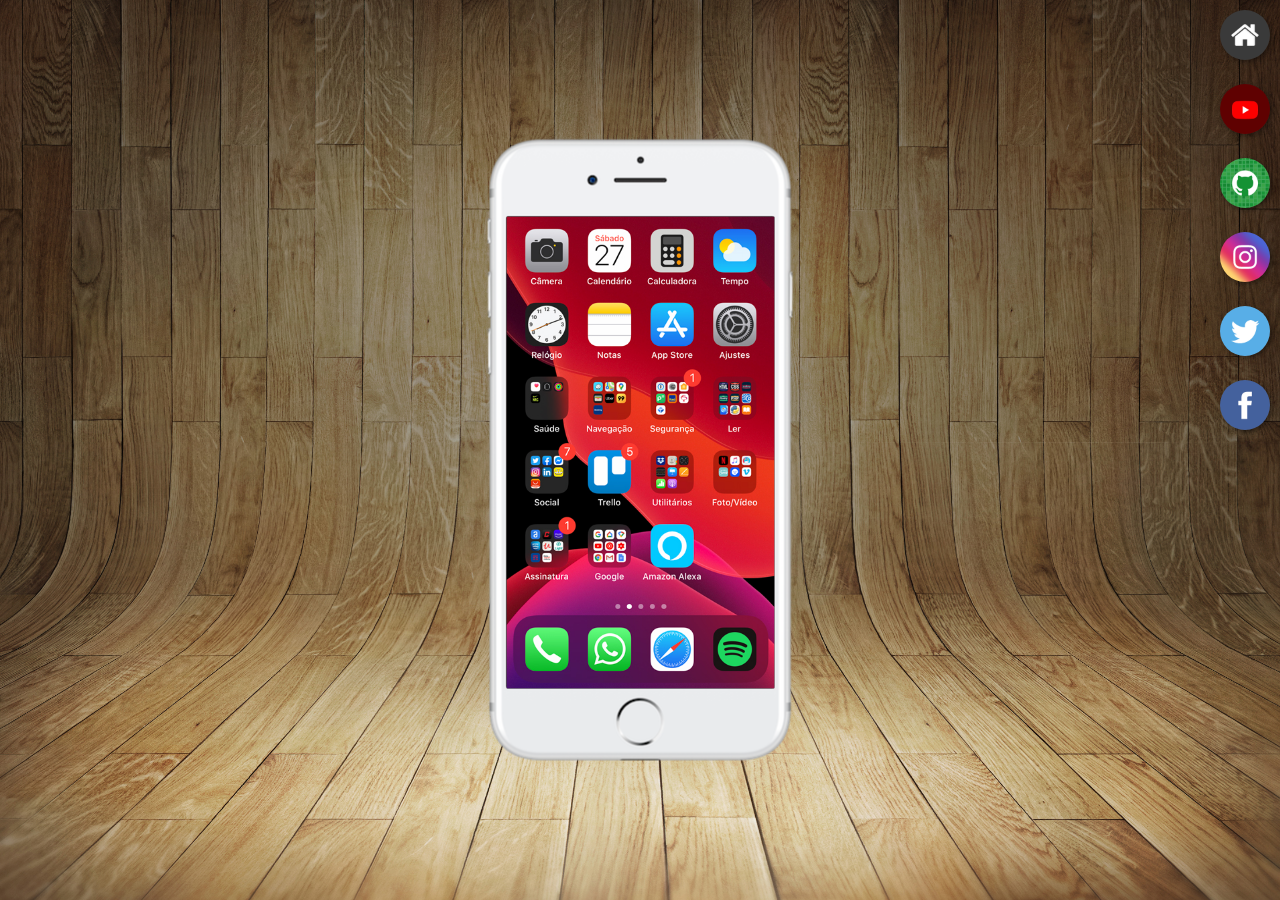
<file: pacote-d013/index.html>
<!DOCTYPE html>
<html lang="pt-br">
<head>
    <meta charset="UTF-8">
    <meta name="viewport" content="width=device-width, initial-scale=1.0">
    <link rel="shortcut icon" href="favicon.ico" type="image/x-icon">
    <link rel="stylesheet" href="estilos/style.css">
    <title>Minhas redes Sociais</title>
</head>
<body>
    <main>
        <section id="telefone">
            <iframe src="../home.html" frameborder="0" name="tela" id="tela"></iframe>
        </section>
        <section id="redes-sociais">
            <a href="../home.html" target="tela"><img src="imagens/logo-home.jpg" alt="seu navegador não permite usar IMGs"></a><br>
            <a href="../youtube.html" target="tela"><img src="imagens/logo-youtube.jpg" alt="seu navegador não permite usar IMGs"></a><br>
            <a href="../github.html" target="tela"><img src="imagens/logo-github.jpg" alt="seu navegador não permite usar IMGs"></a><br>
            <a href="../instagram.html" target="tela"><img src="imagens/logo-instagram.jpg" alt="seu navegador não permite usar IMGs"></a><br>
            <a href="../twitter.html" target="tela"><img src="imagens/logo-twitter.jpg" alt="seu navegador não permite usar IMGs"></a><br>
            <a href="../facebook.html" target="tela"><img src="imagens/logo-facebook.jpg" alt="seu navegador não permite usar IMGs"></a>
        </section>
    </main>
</body>
</html>
</file>
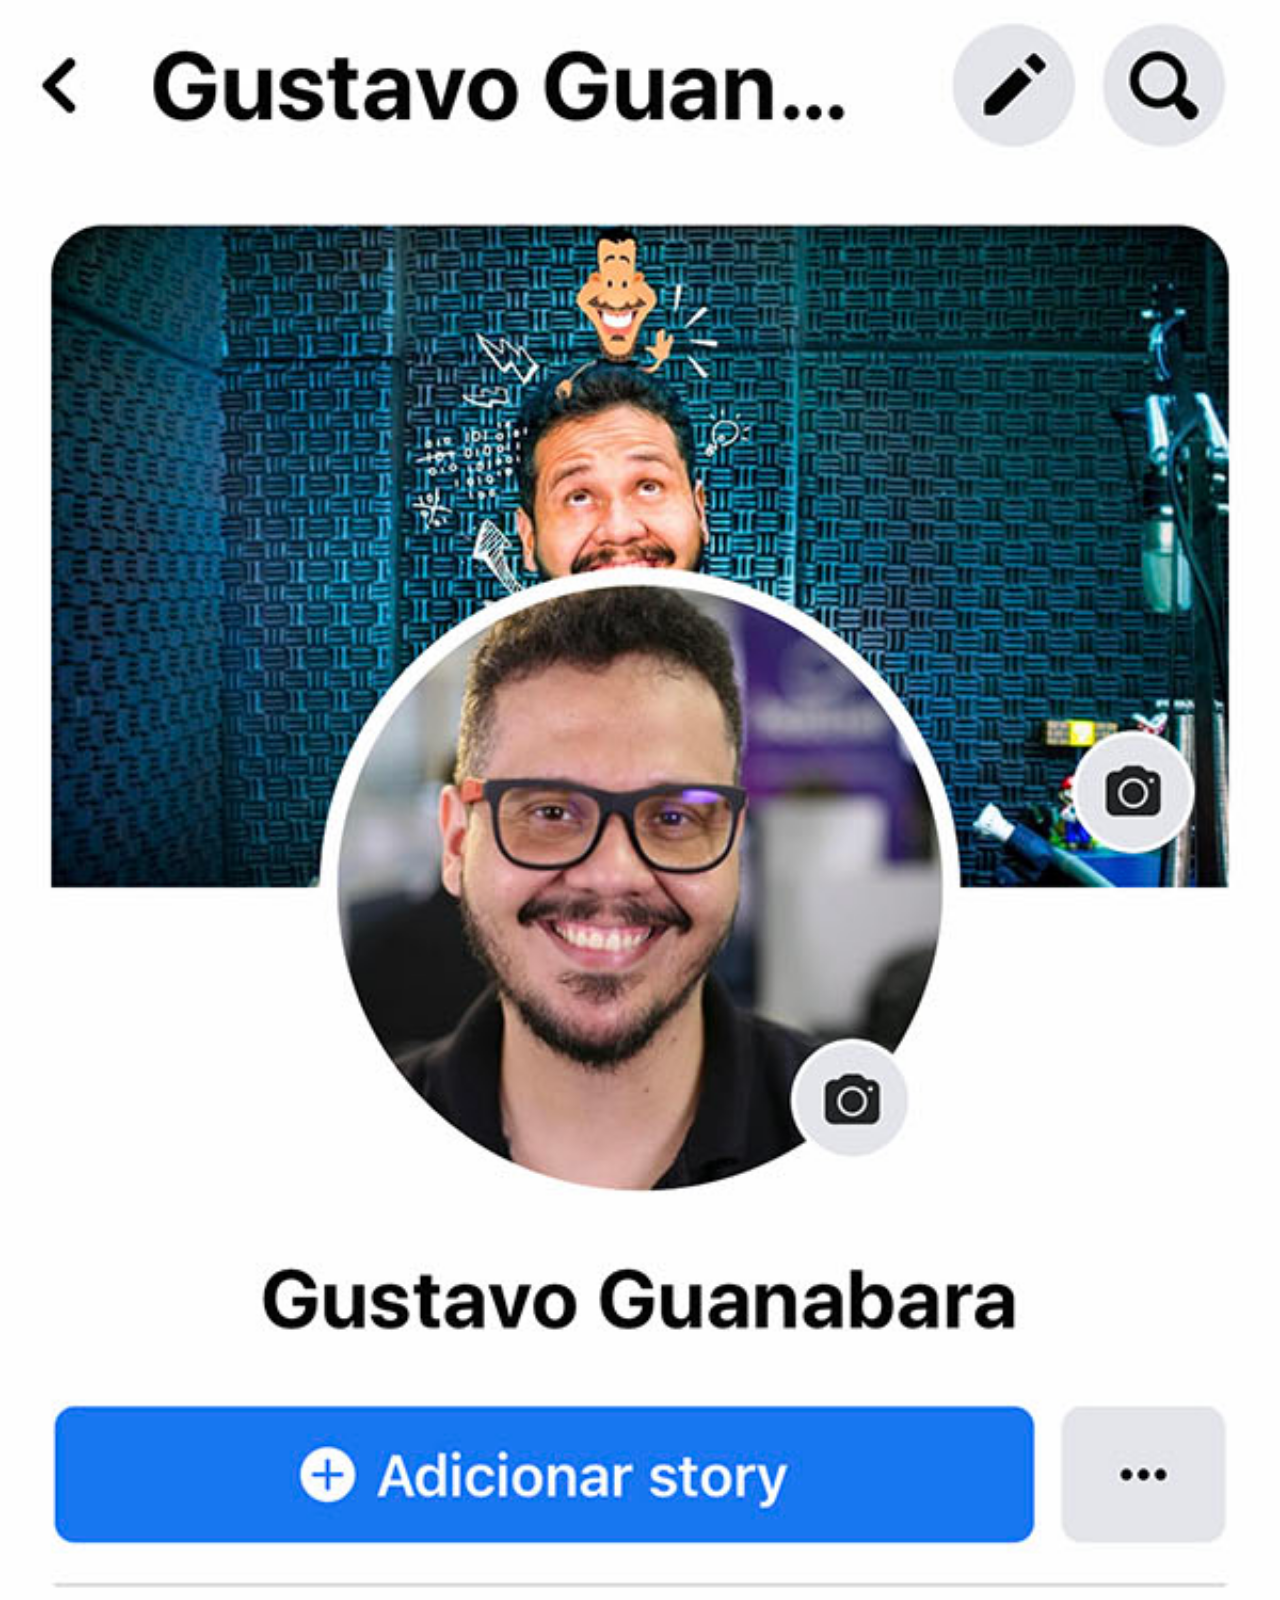
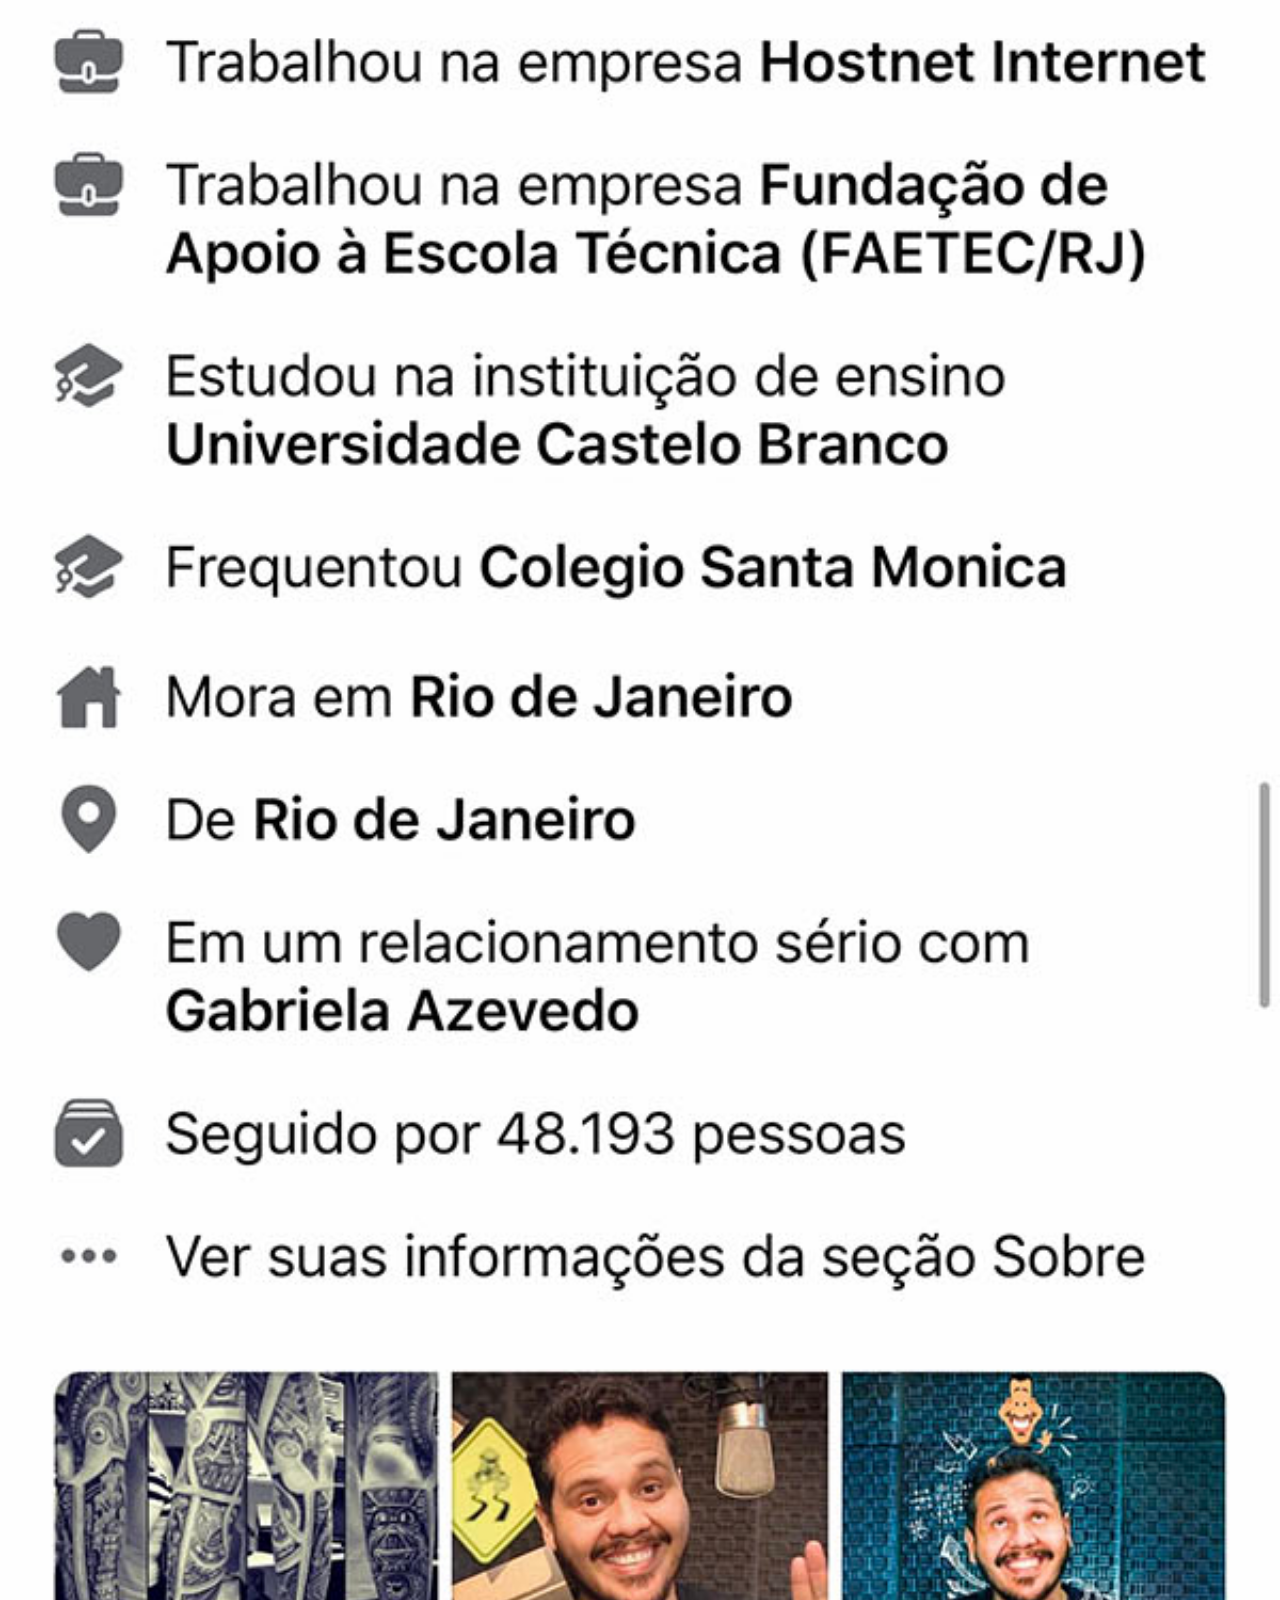
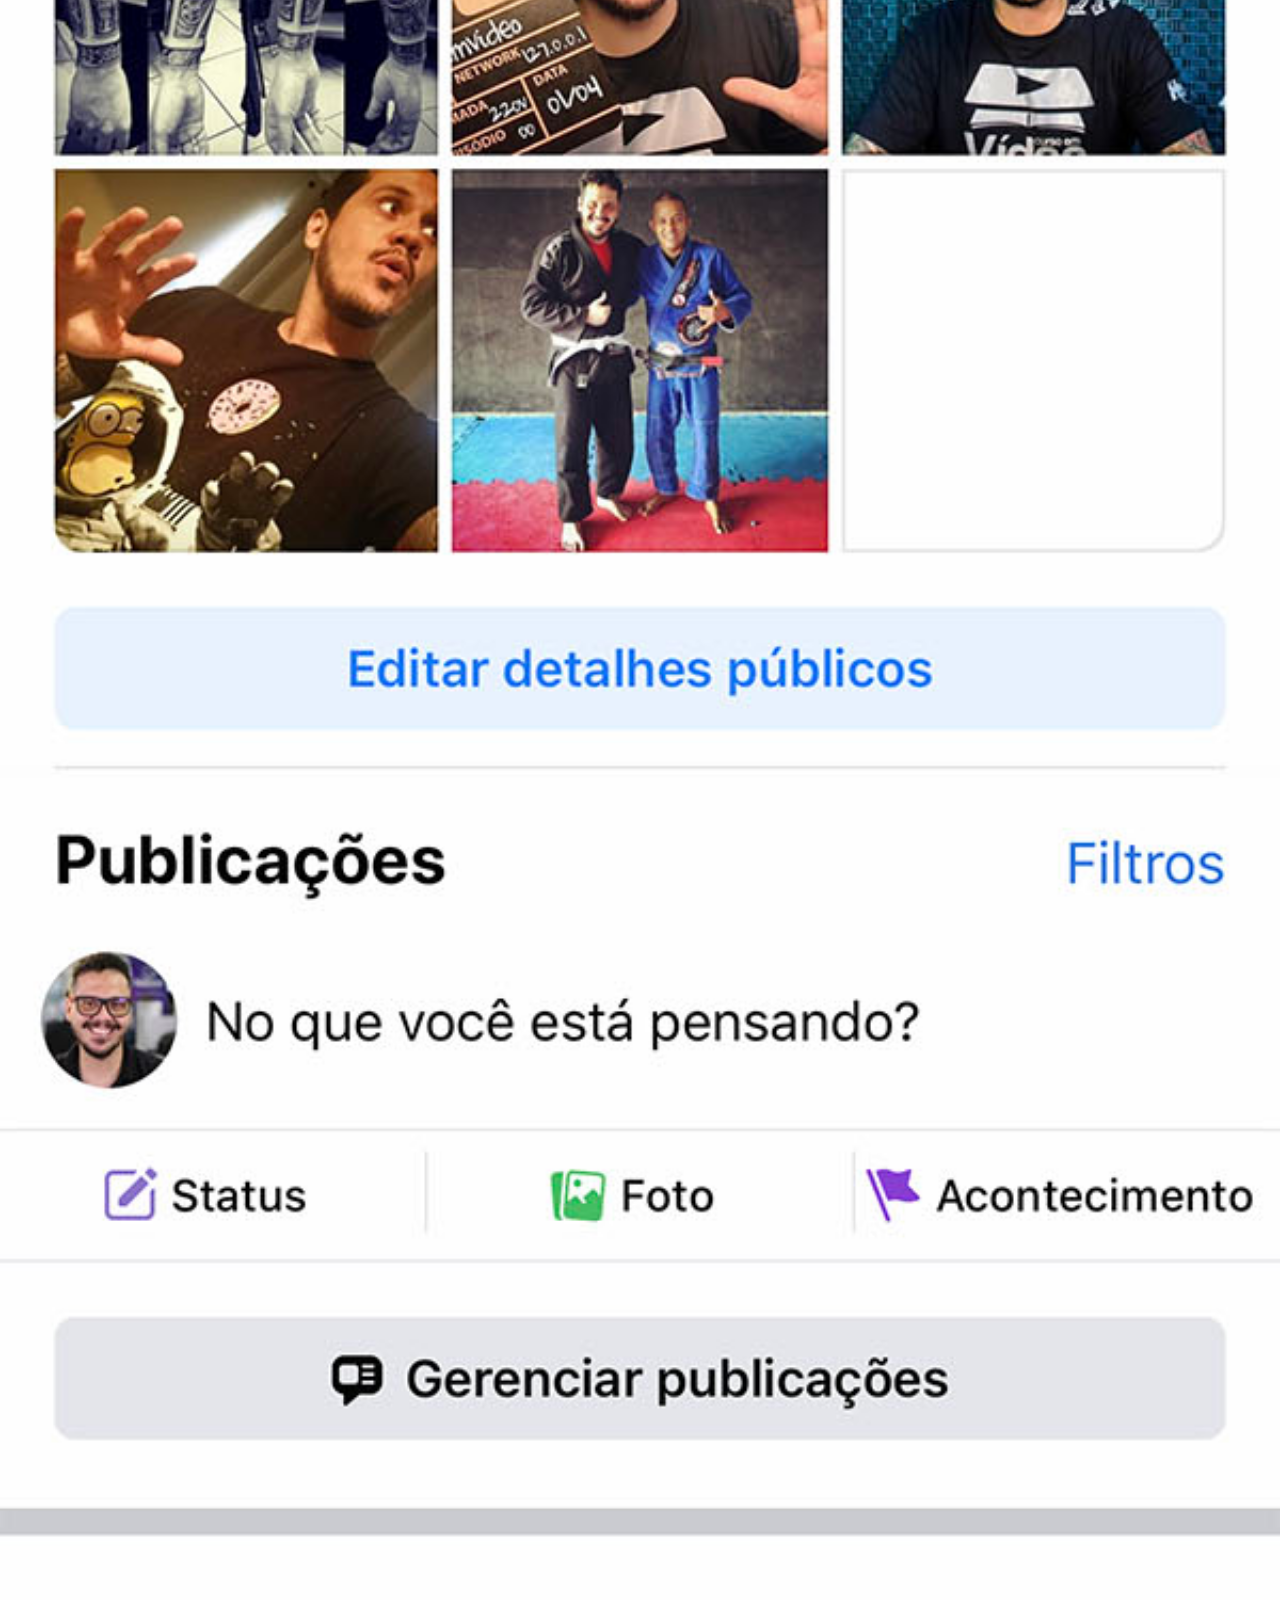
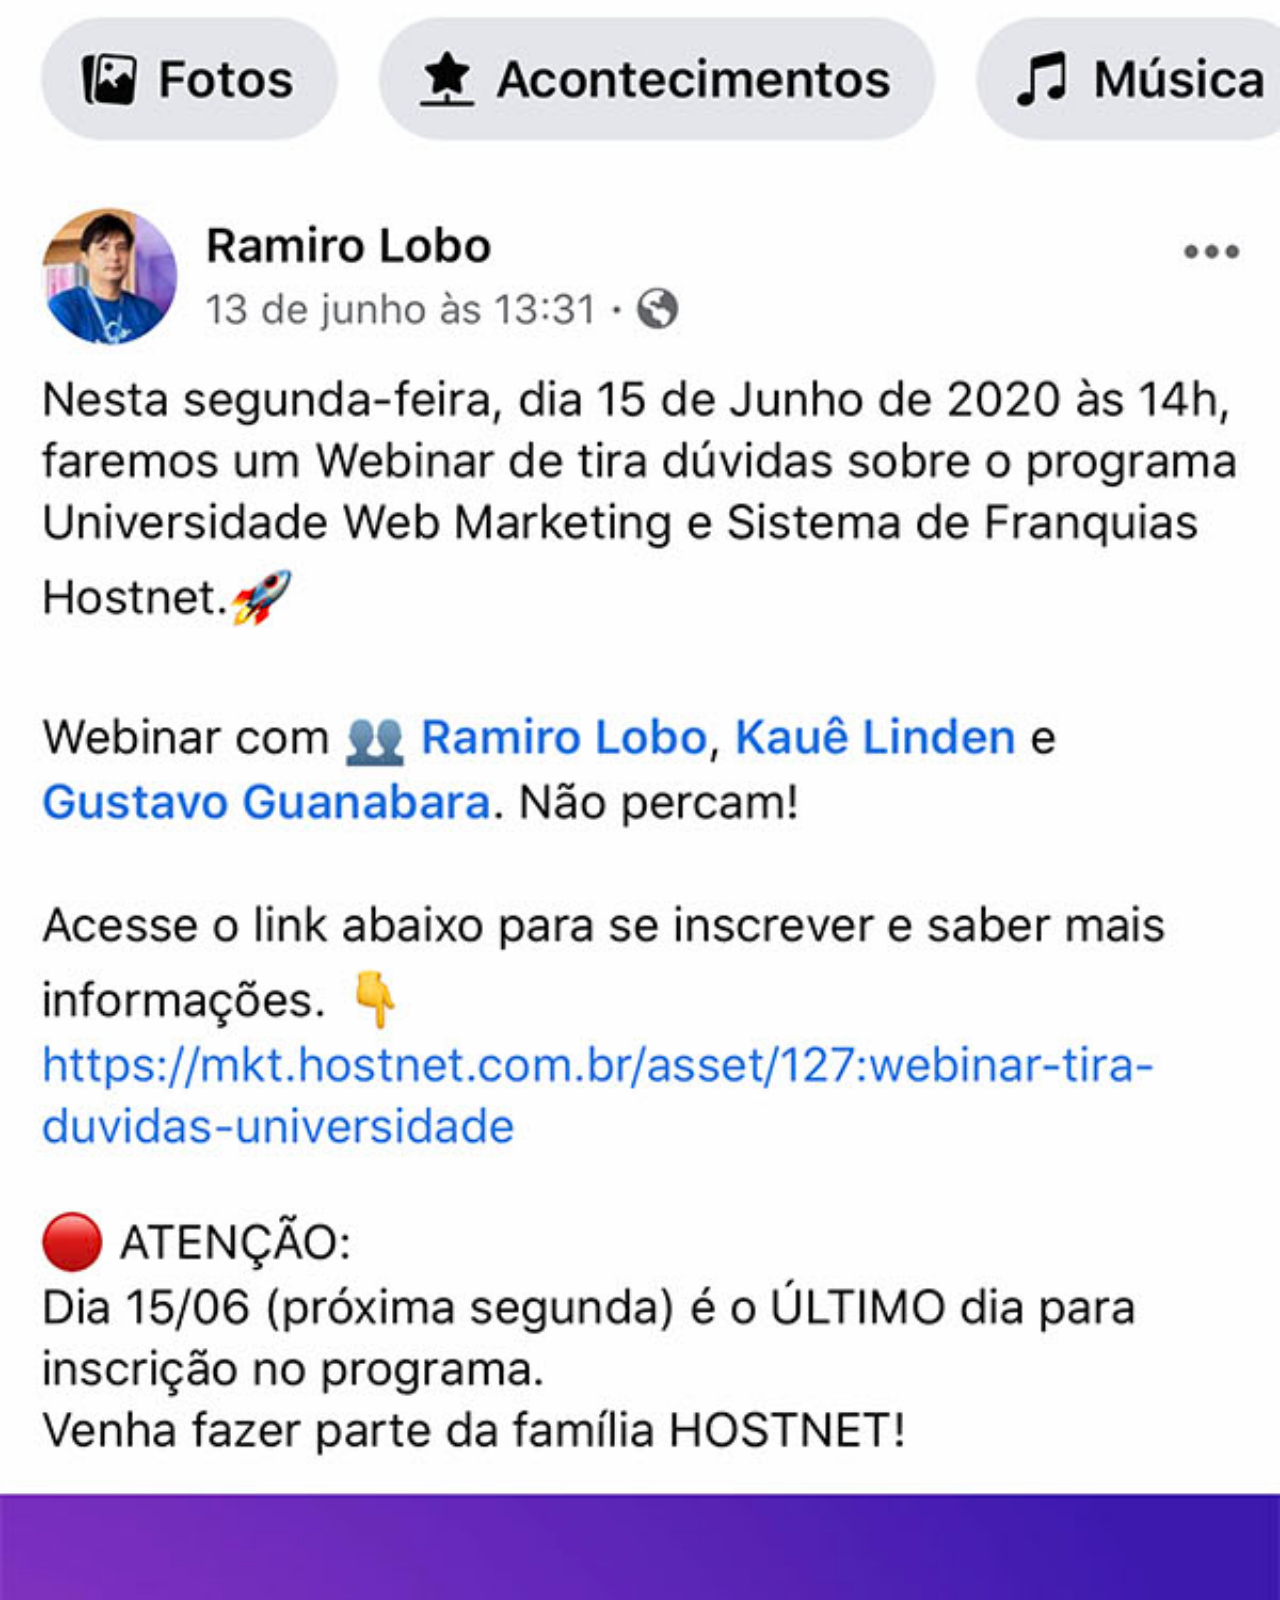
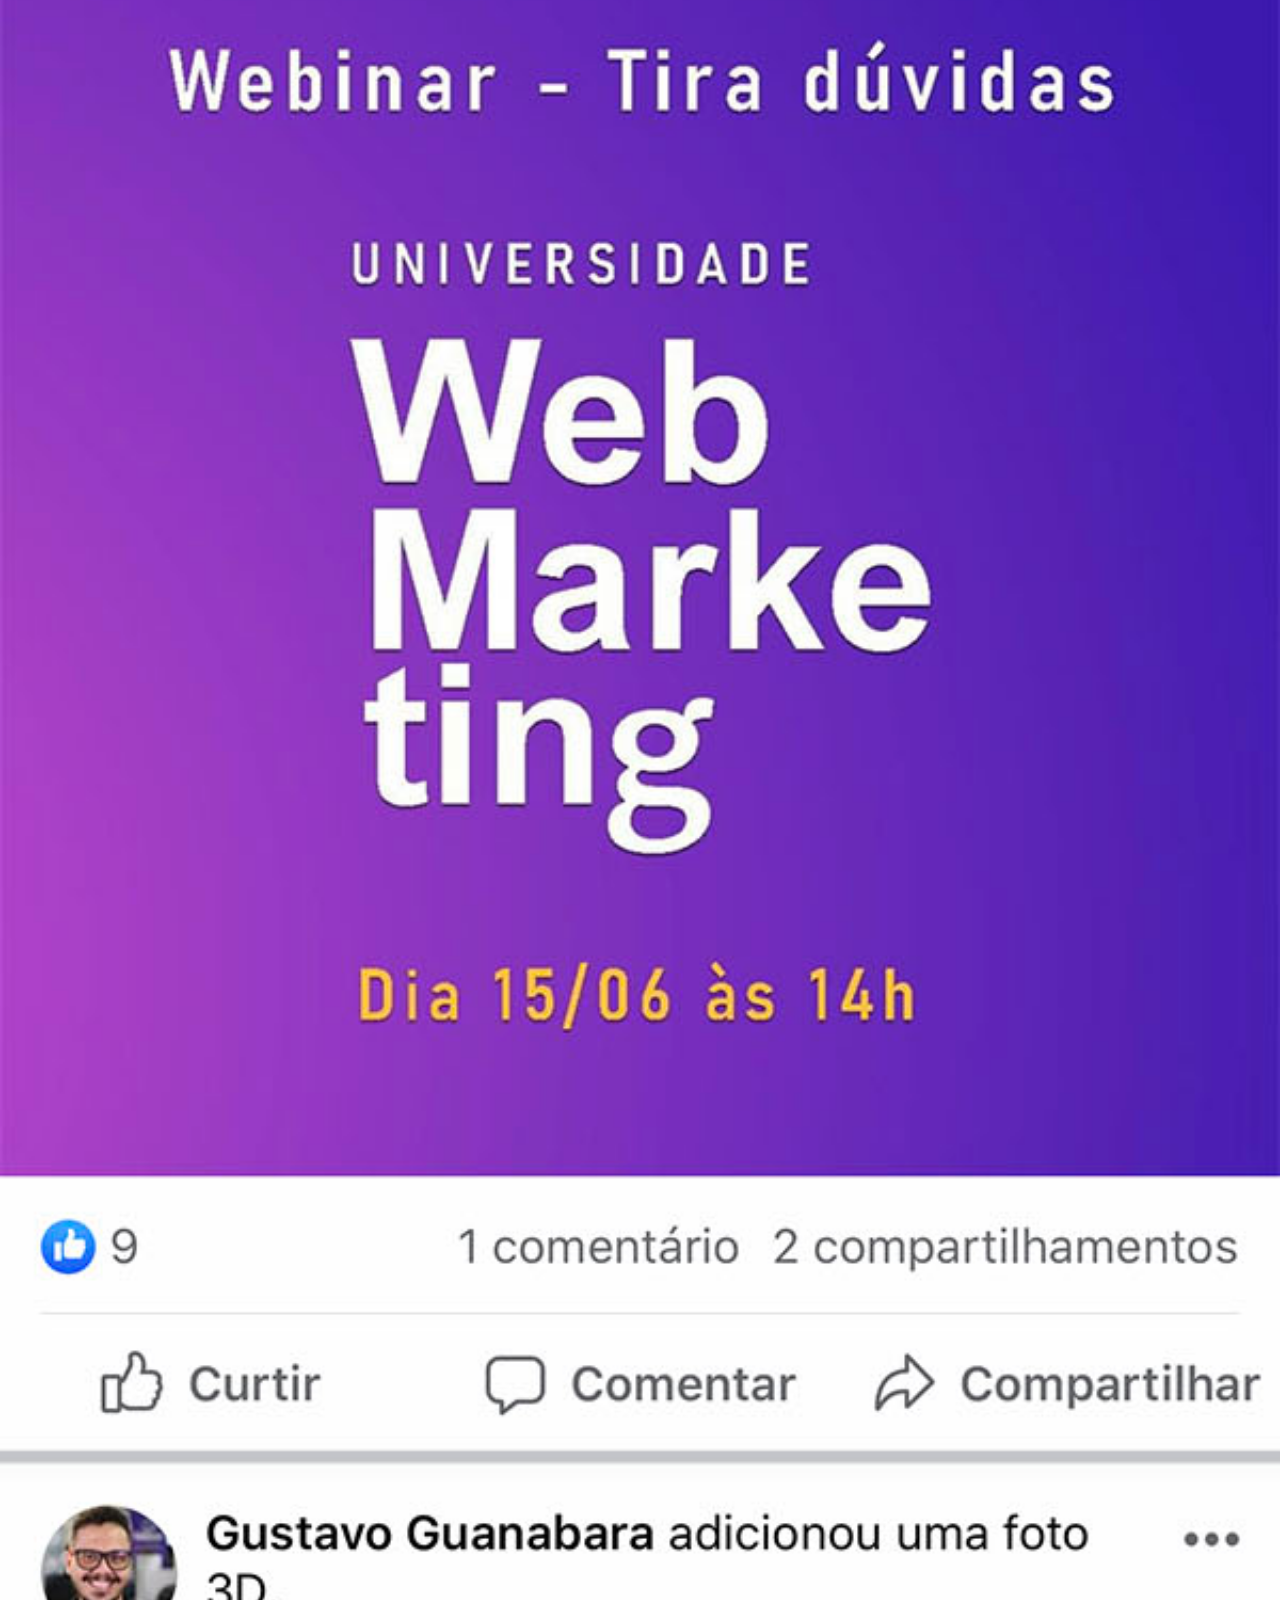
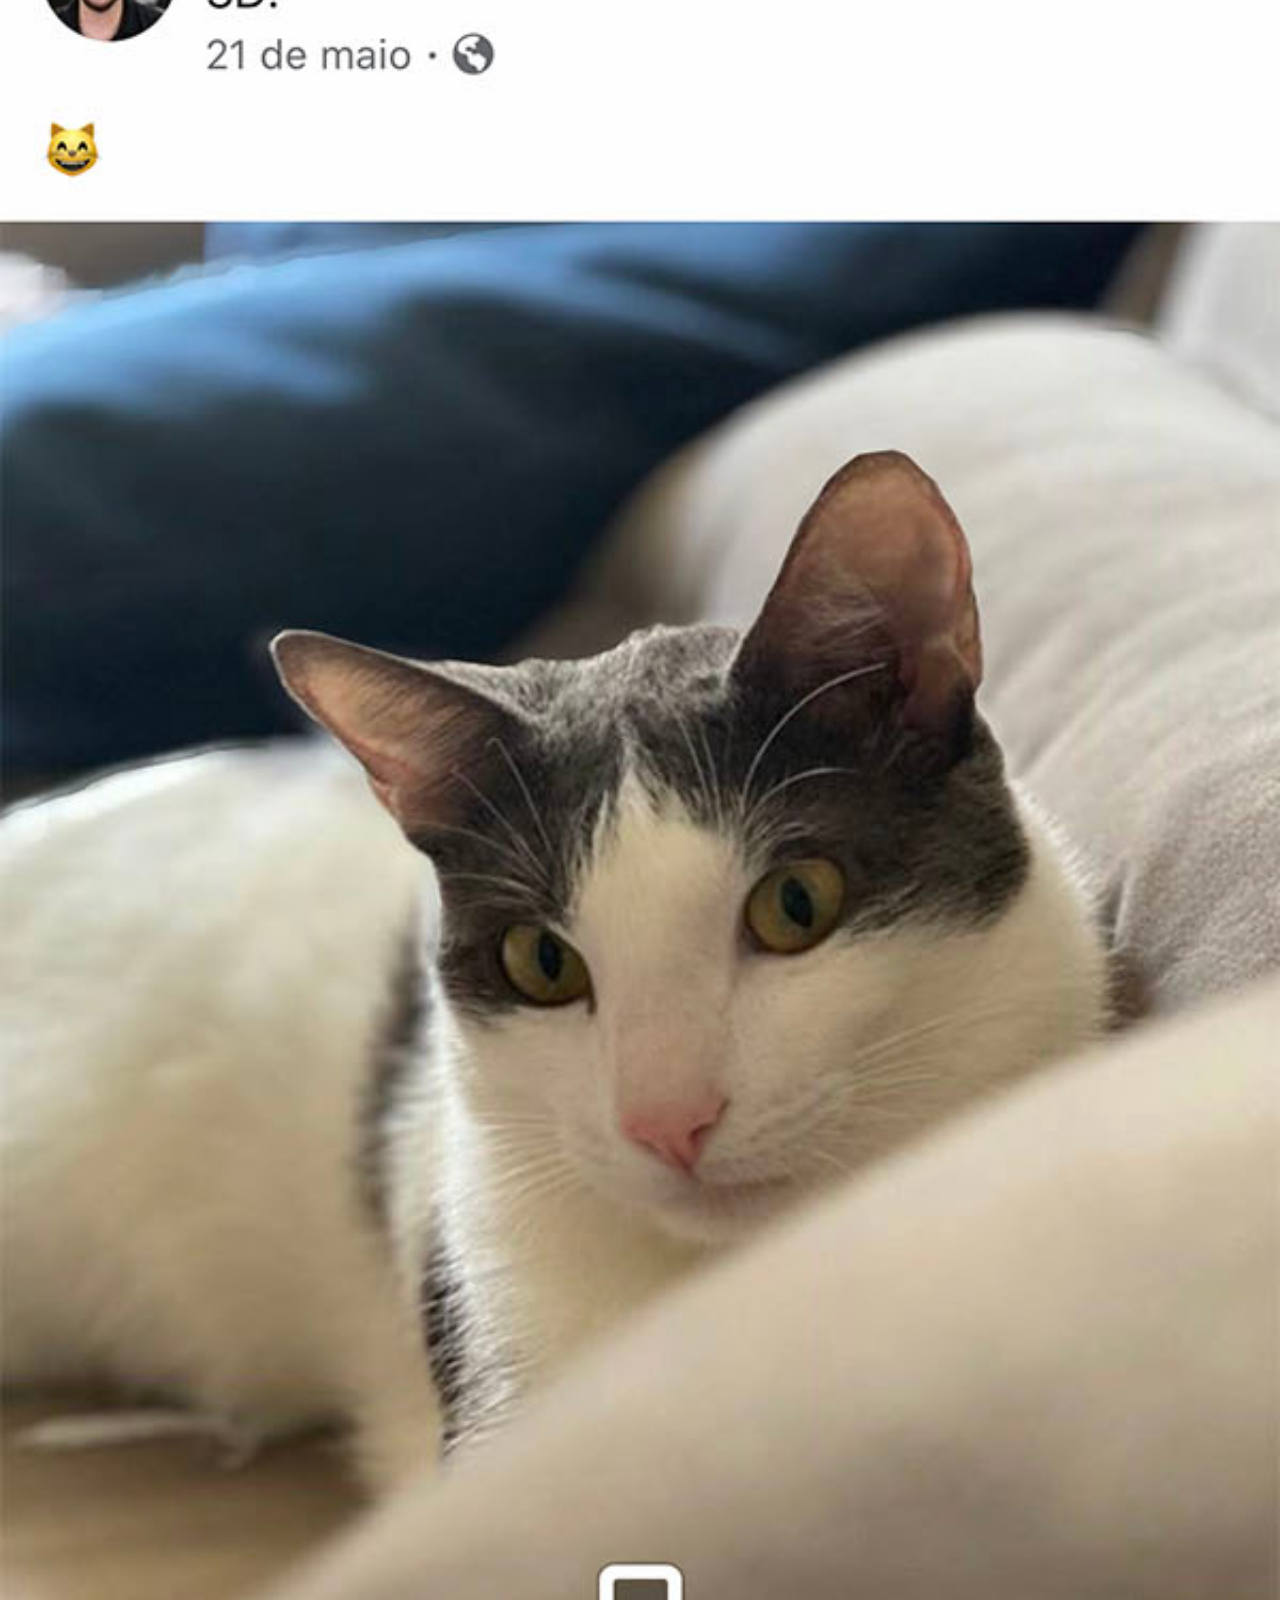
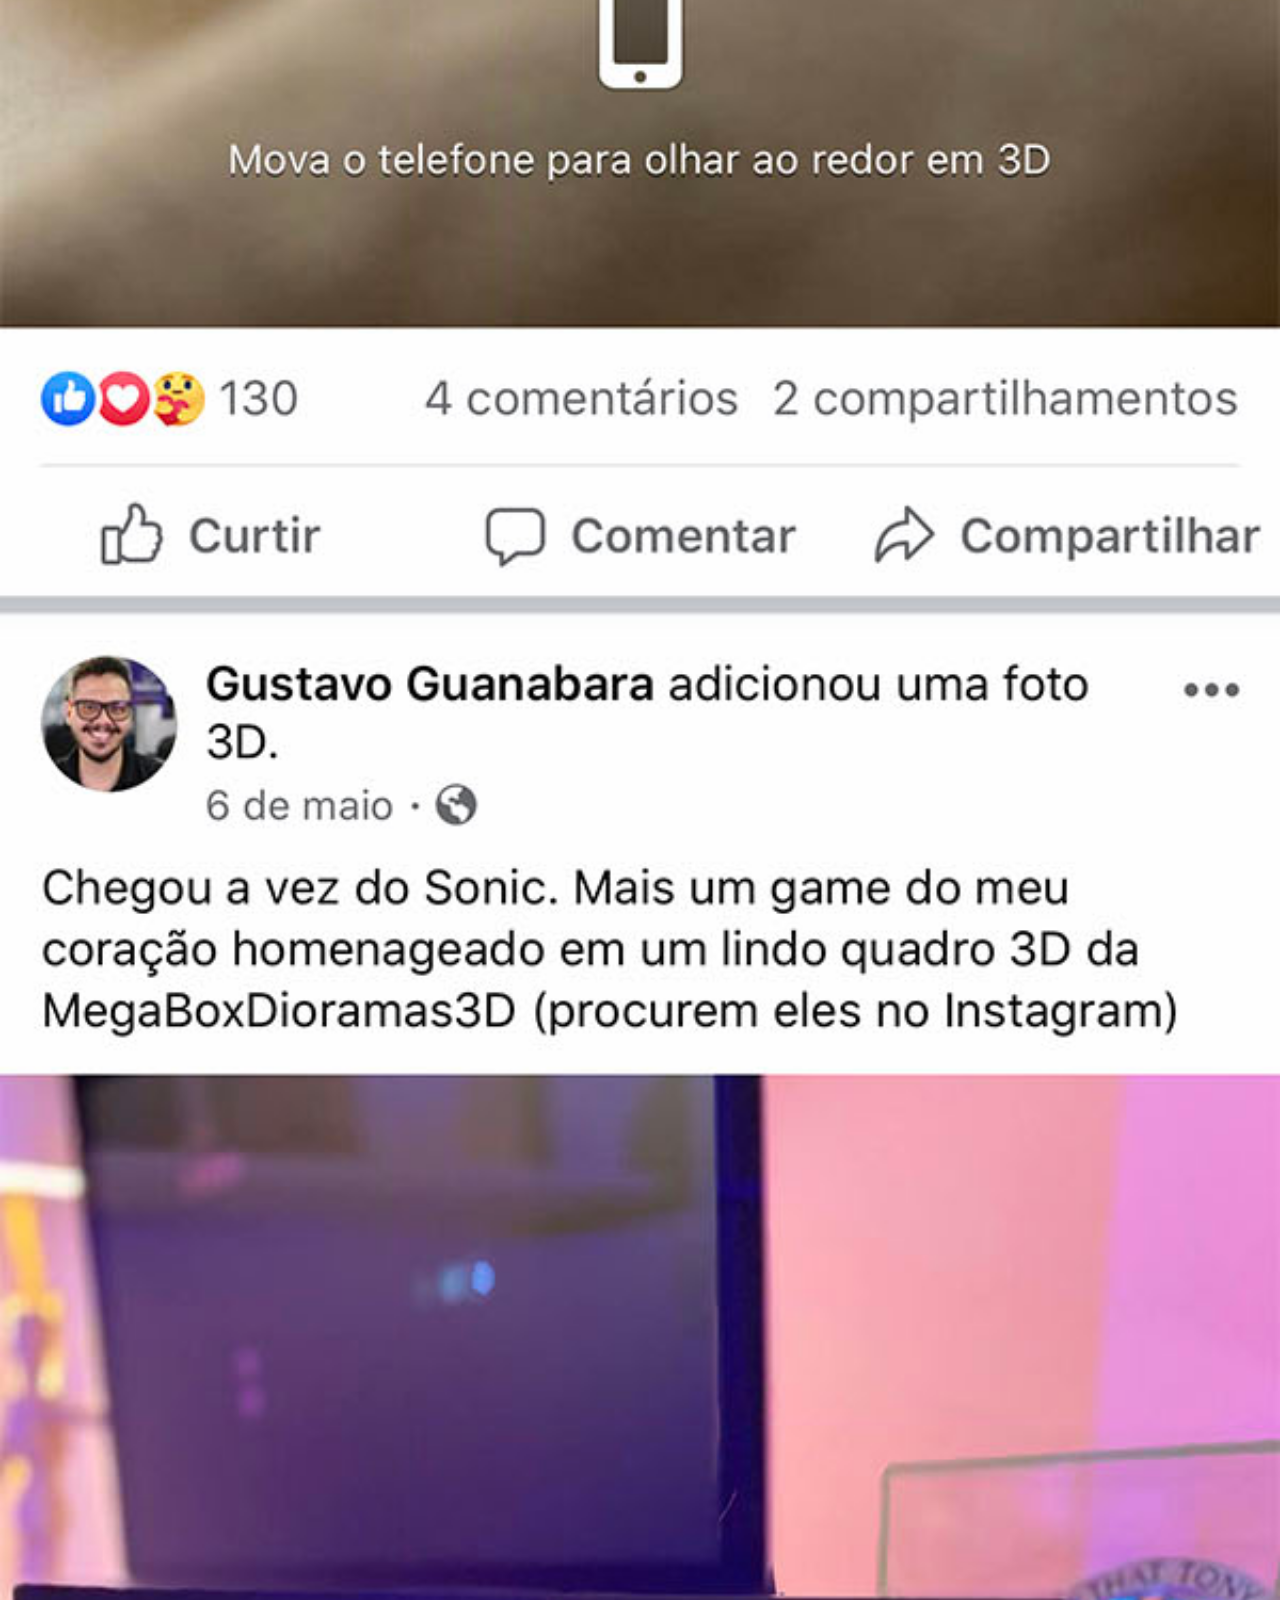
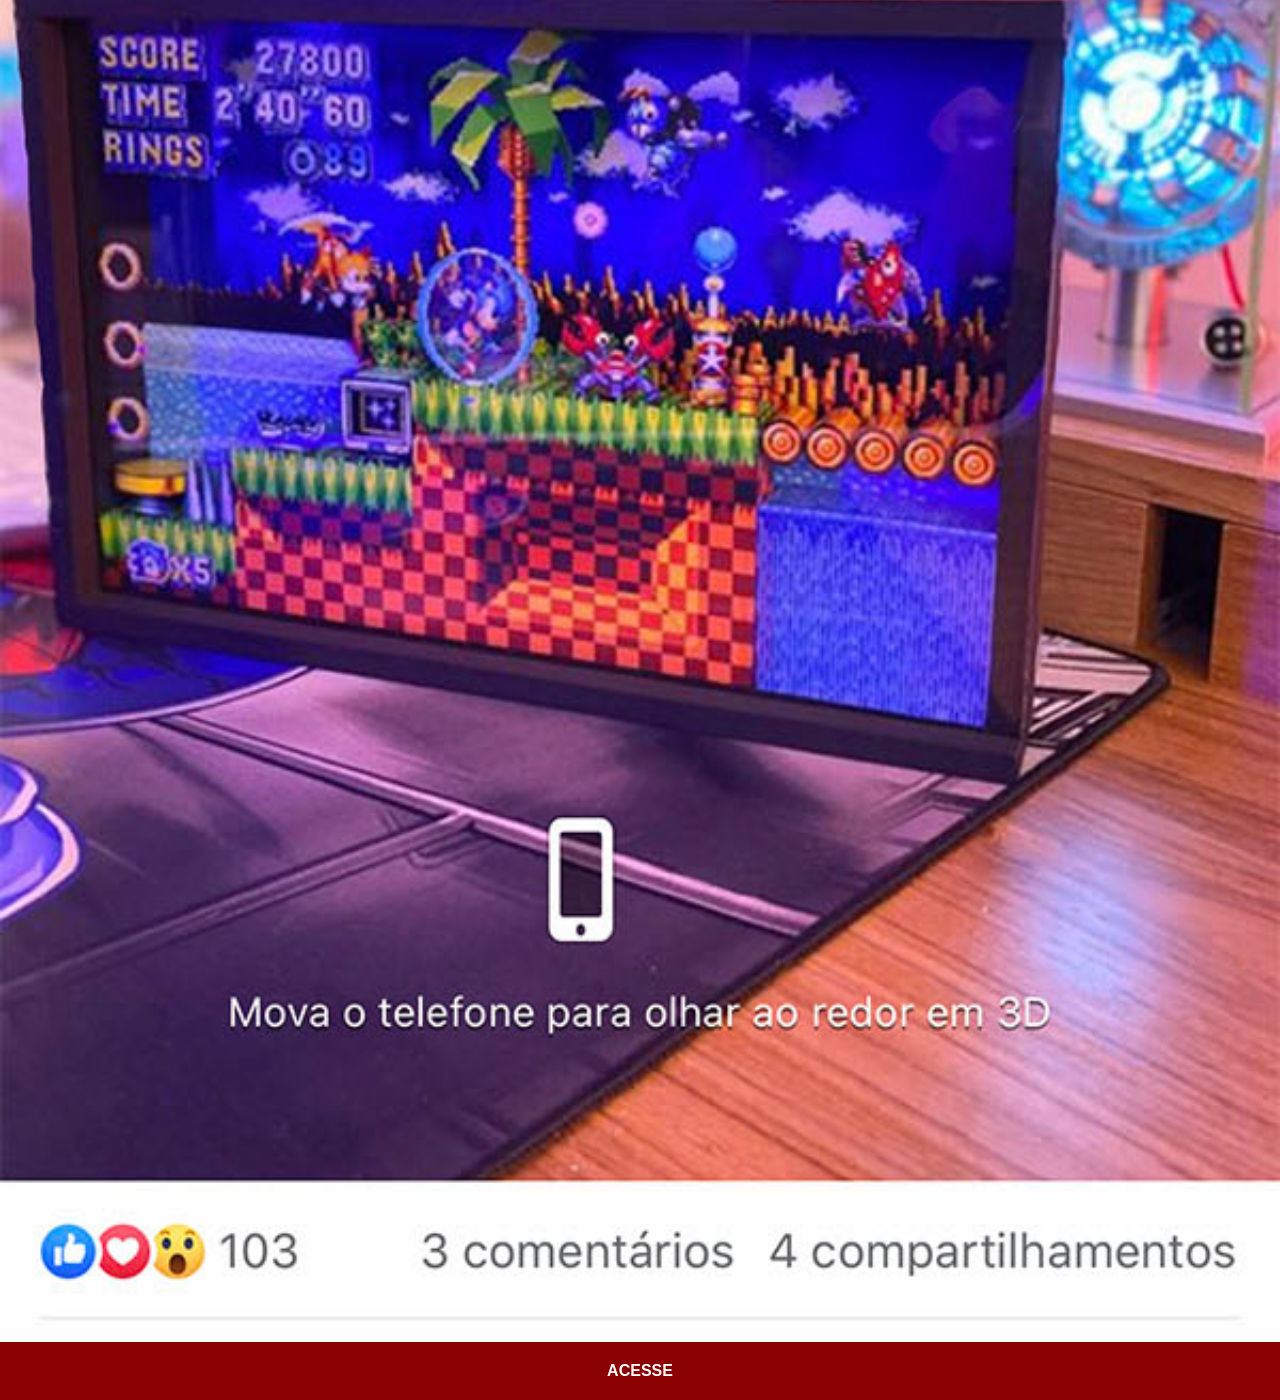
<file: facebook.html>
<!DOCTYPE html>
<html lang="pt-br">
<head>
    <meta charset="UTF-8">
    <meta name="viewport" content="width=device-width, initial-scale=1.0">
    <title>Facebook</title>
    <link rel="stylesheet" href="estilo/social.css">
</head>
<body>
    <img src="pacote-d013/imagens/tela-facebook.jpg" alt="Facebook">
    <a href="https://www.facebook.com/gustavoguanabara/?locale=pt_BR">ACESSE</a>
</body>
</html>
</file>
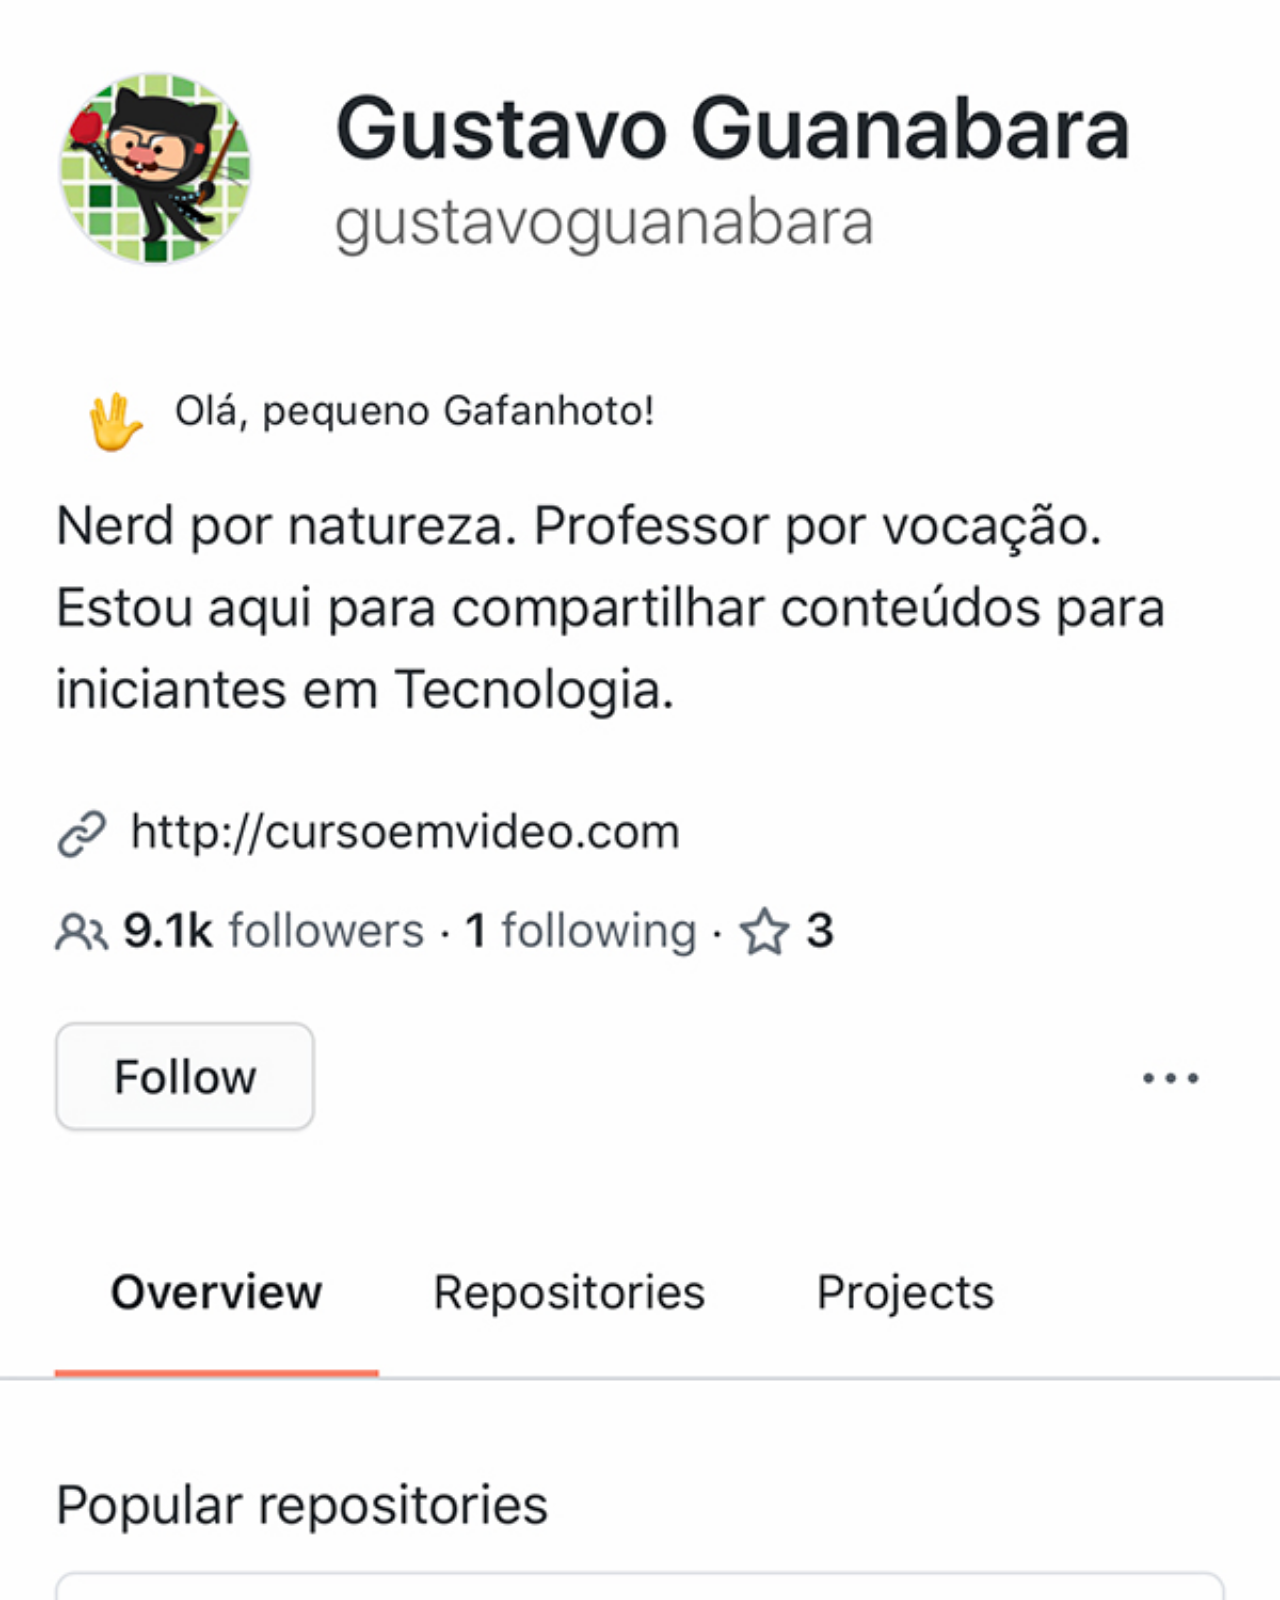
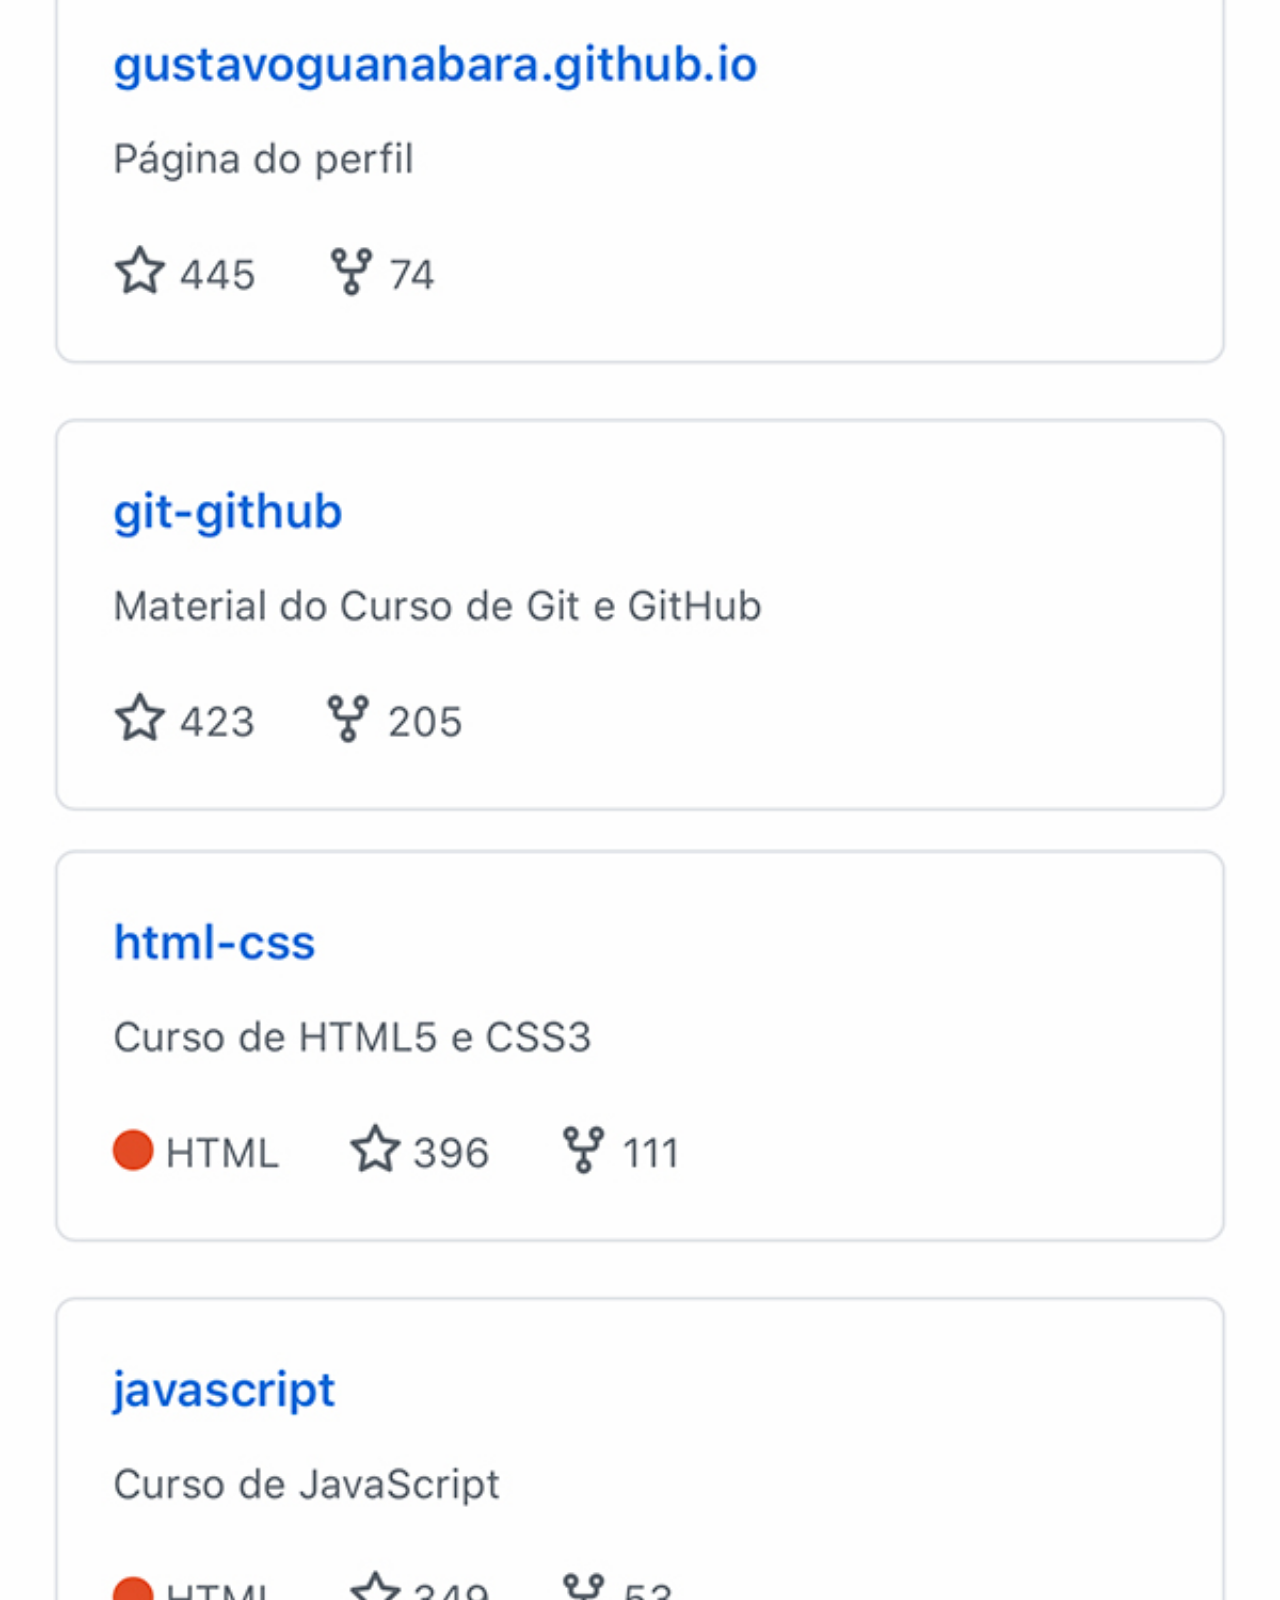
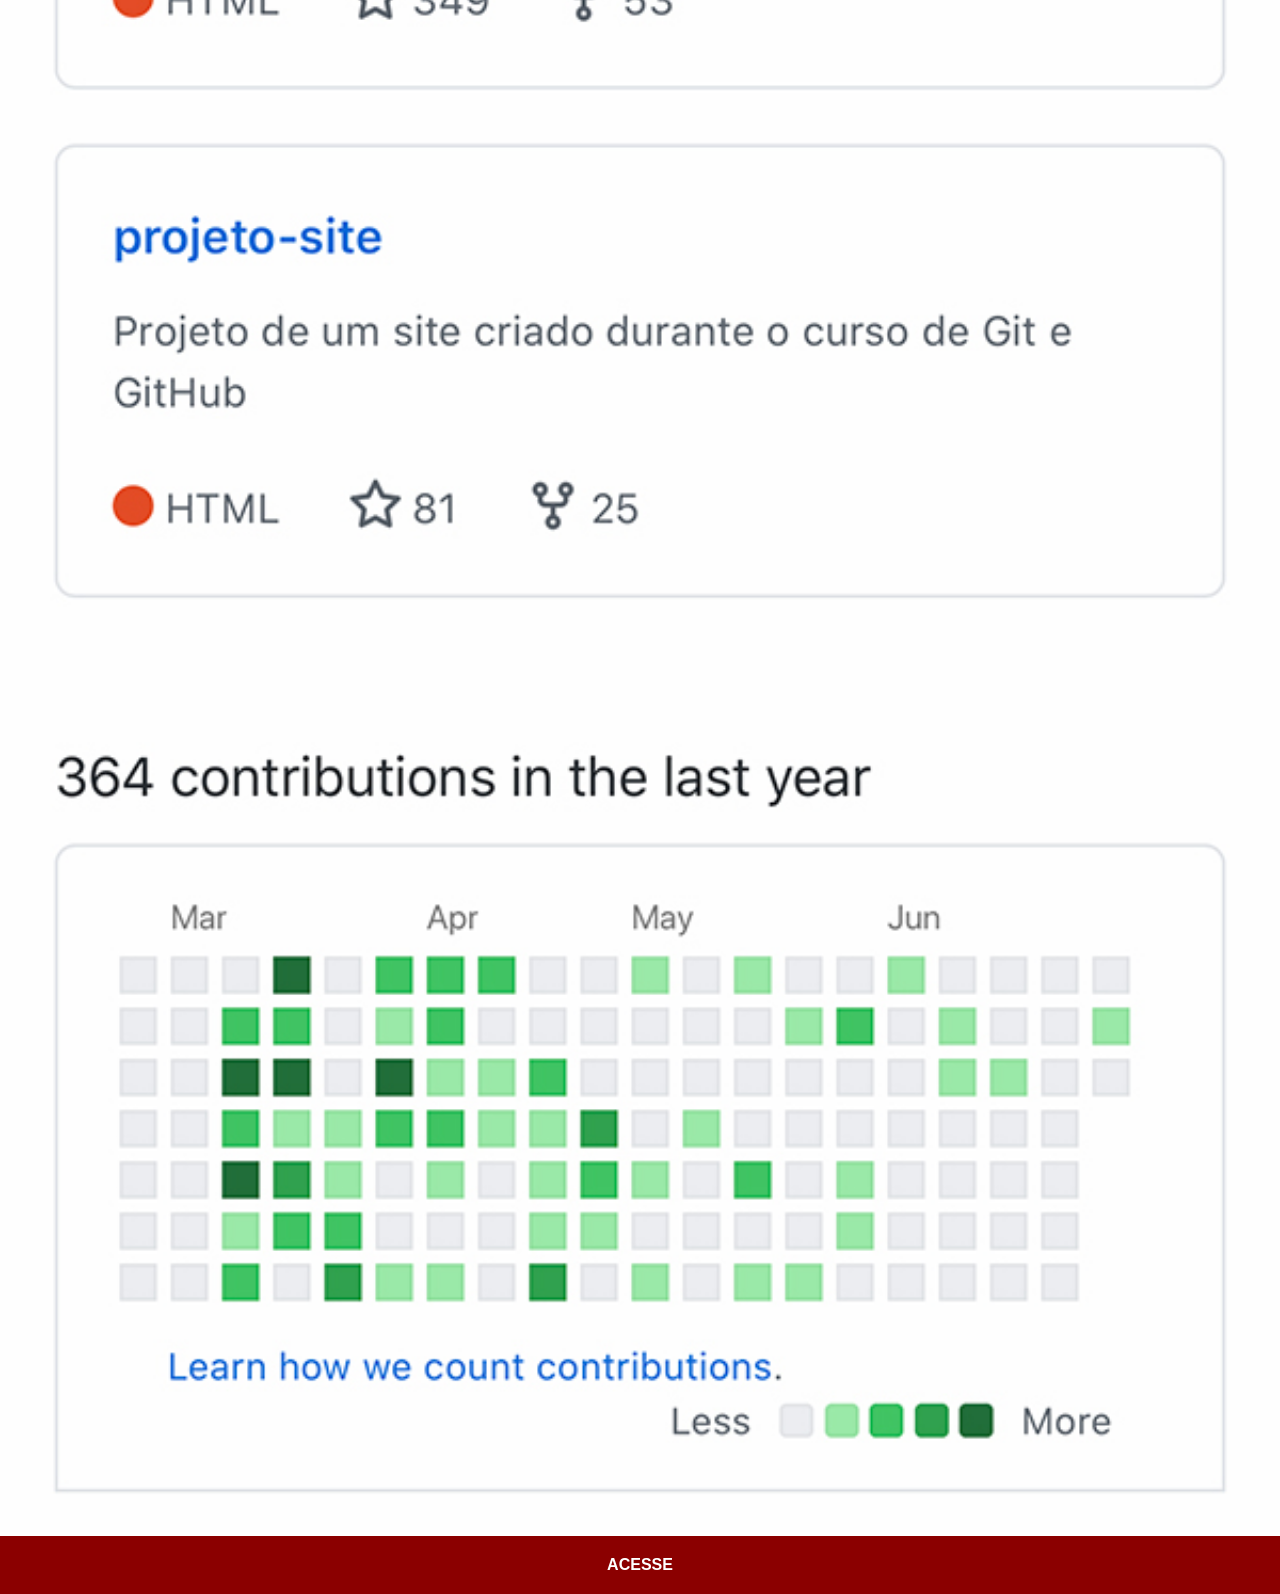
<file: github.html>
<!DOCTYPE html>
<html lang="pt-br">
<head>
    <meta charset="UTF-8">
    <meta name="viewport" content="width=device-width, initial-scale=1.0">
    <title>github</title>
    <link rel="stylesheet" href="estilo/social.css">
</head>
<body>
    <img src="pacote-d013/imagens/tela-github.jpg" alt="github">
    <a href="https://gustavoguanabara.github.io/" target="blank">ACESSE</a>
</body>
</html>
</file>
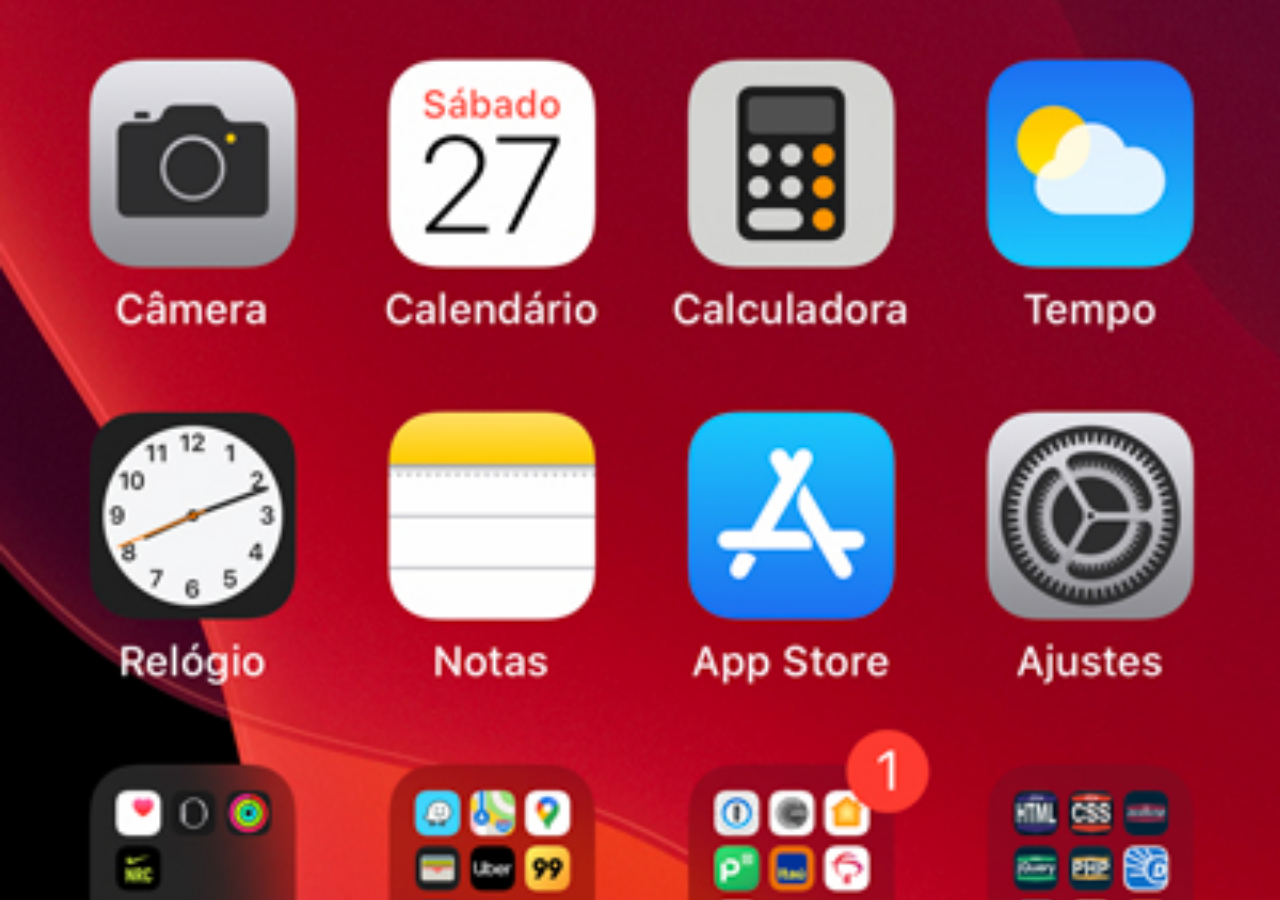
<file: home.html>
<!DOCTYPE html>
<html lang="pt-br">
<head>
    <meta charset="UTF-8">
    <meta name="viewport" content="width=device-width, initial-scale=1.0">
    <title>home</title>
    <style>
         * {
            margin: 0;
            padding: 0;
         }

         body {
            width: 100vw;
            height: 100vh;
            background: black url('pacote-d013/imagens/tela-home.jpg') no-repeat top center;
            background-size: cover;
         }

    </style>
</head>
<body>
    
</body>
</html>
</file>
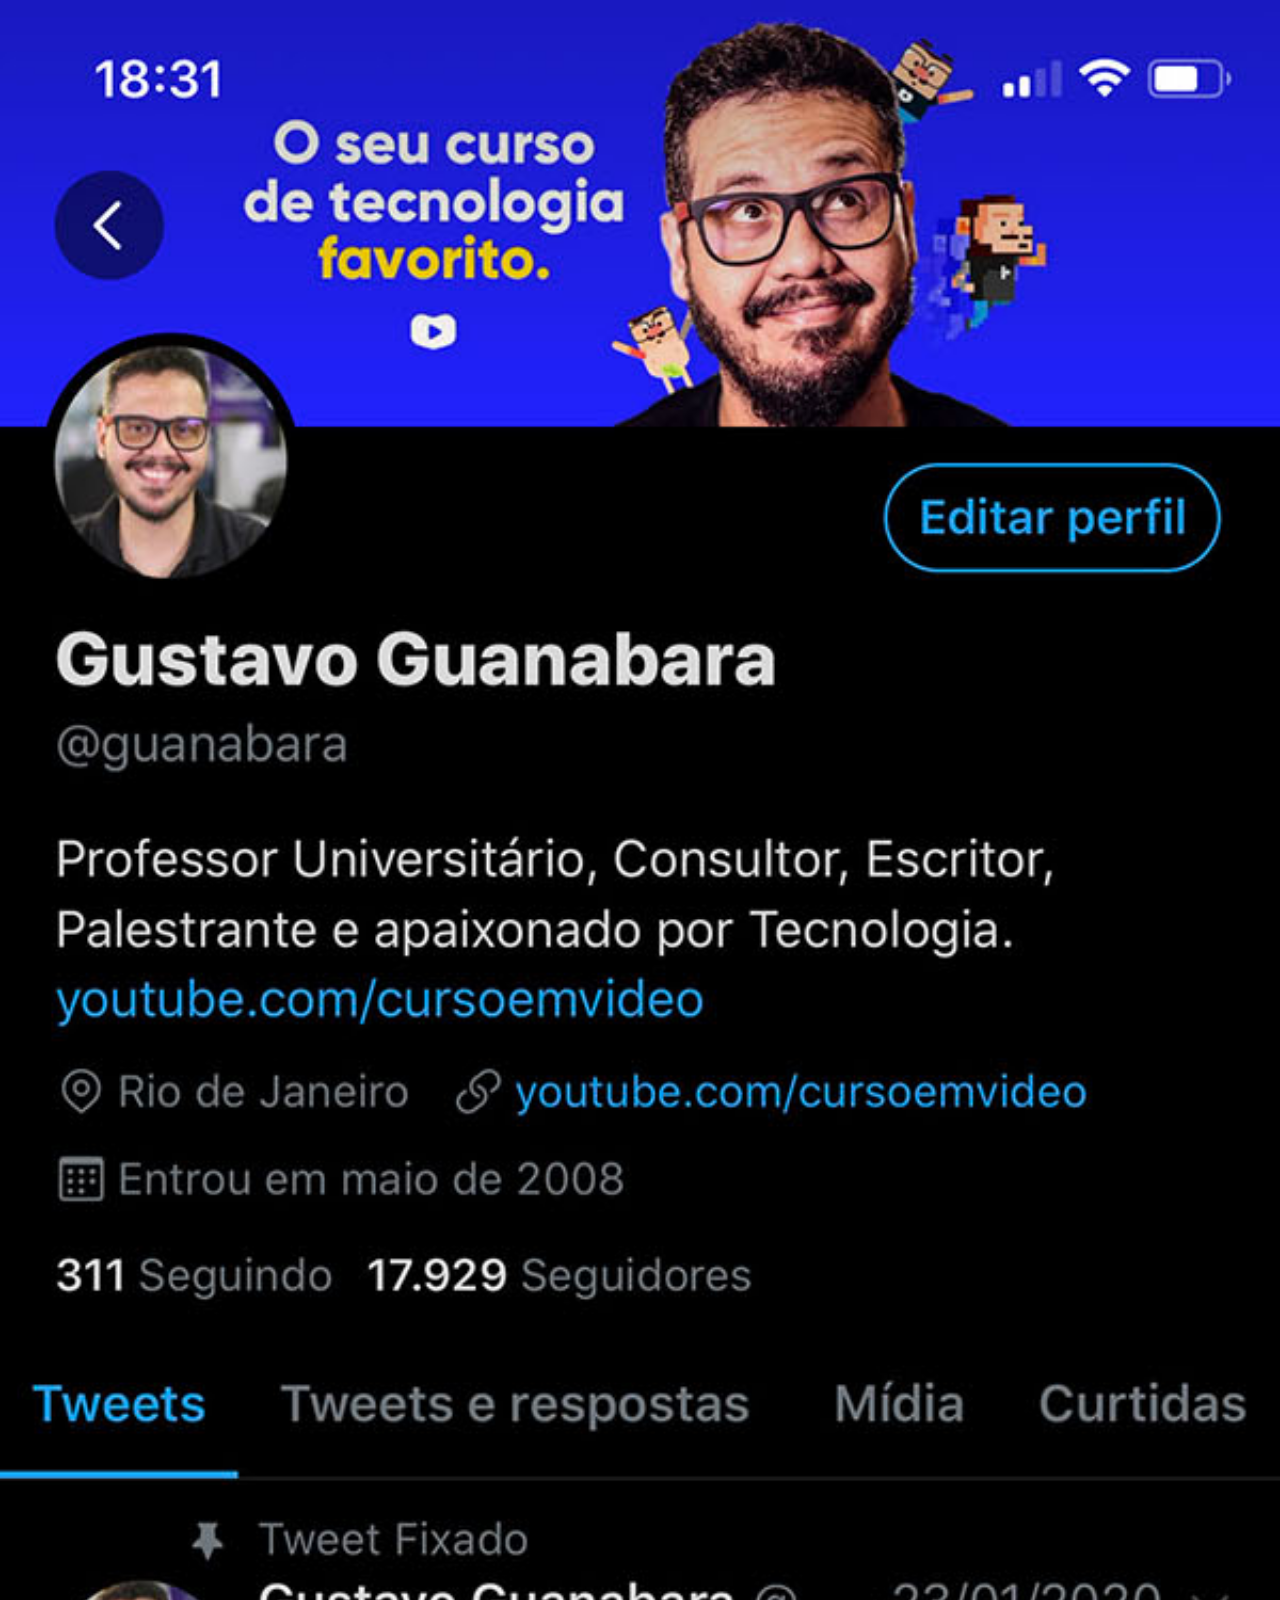
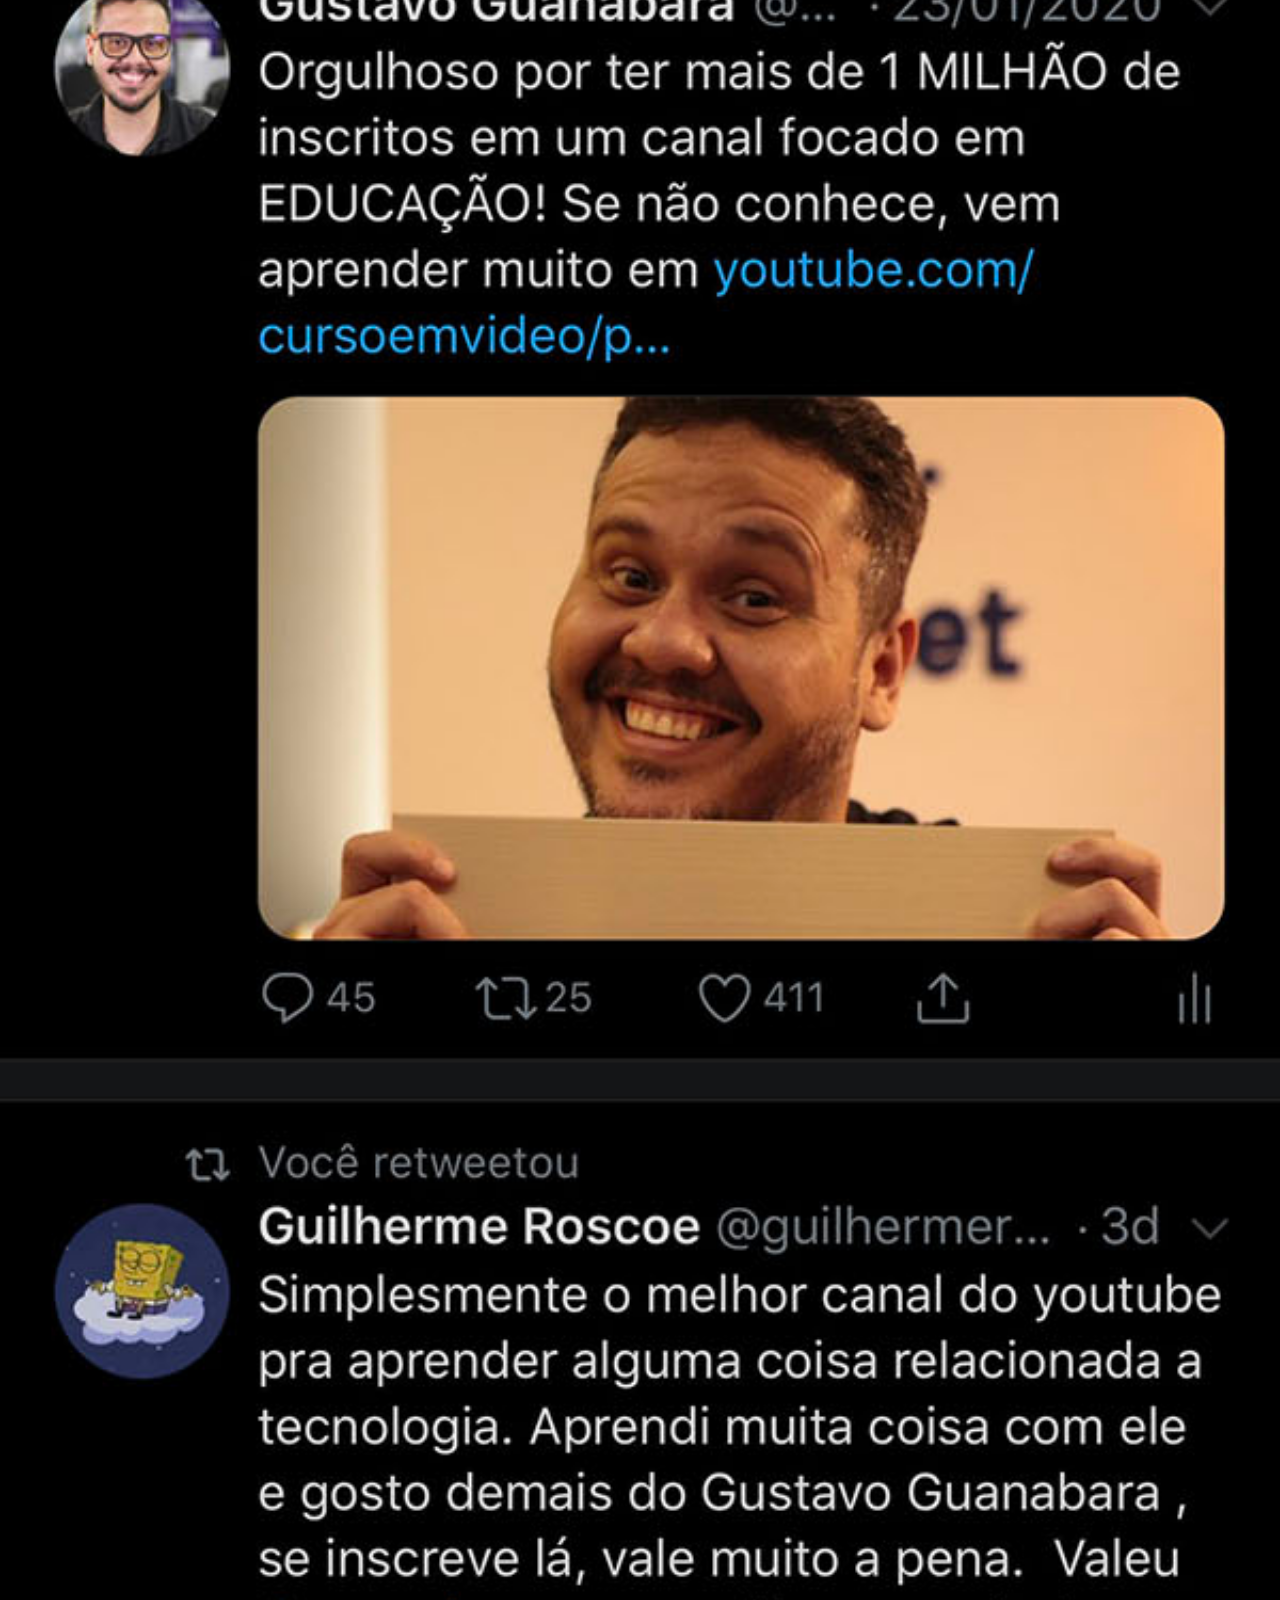
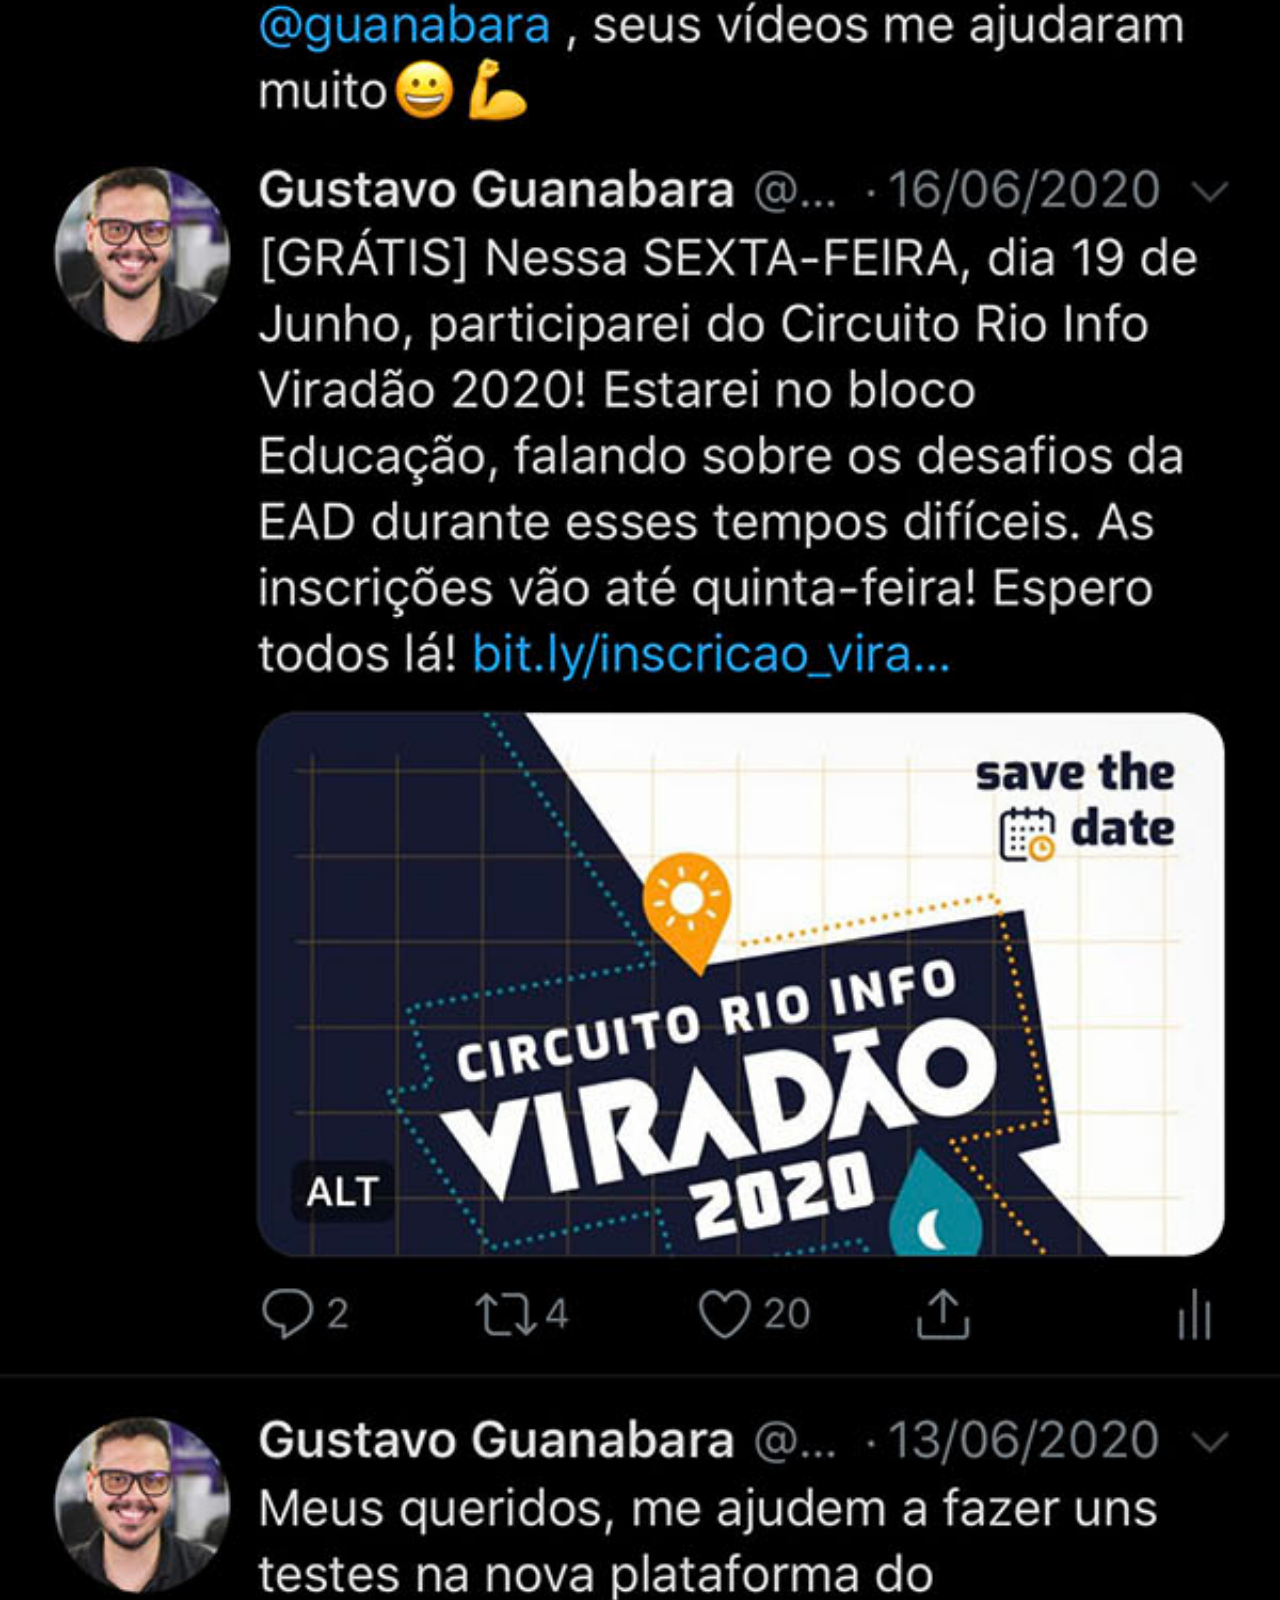
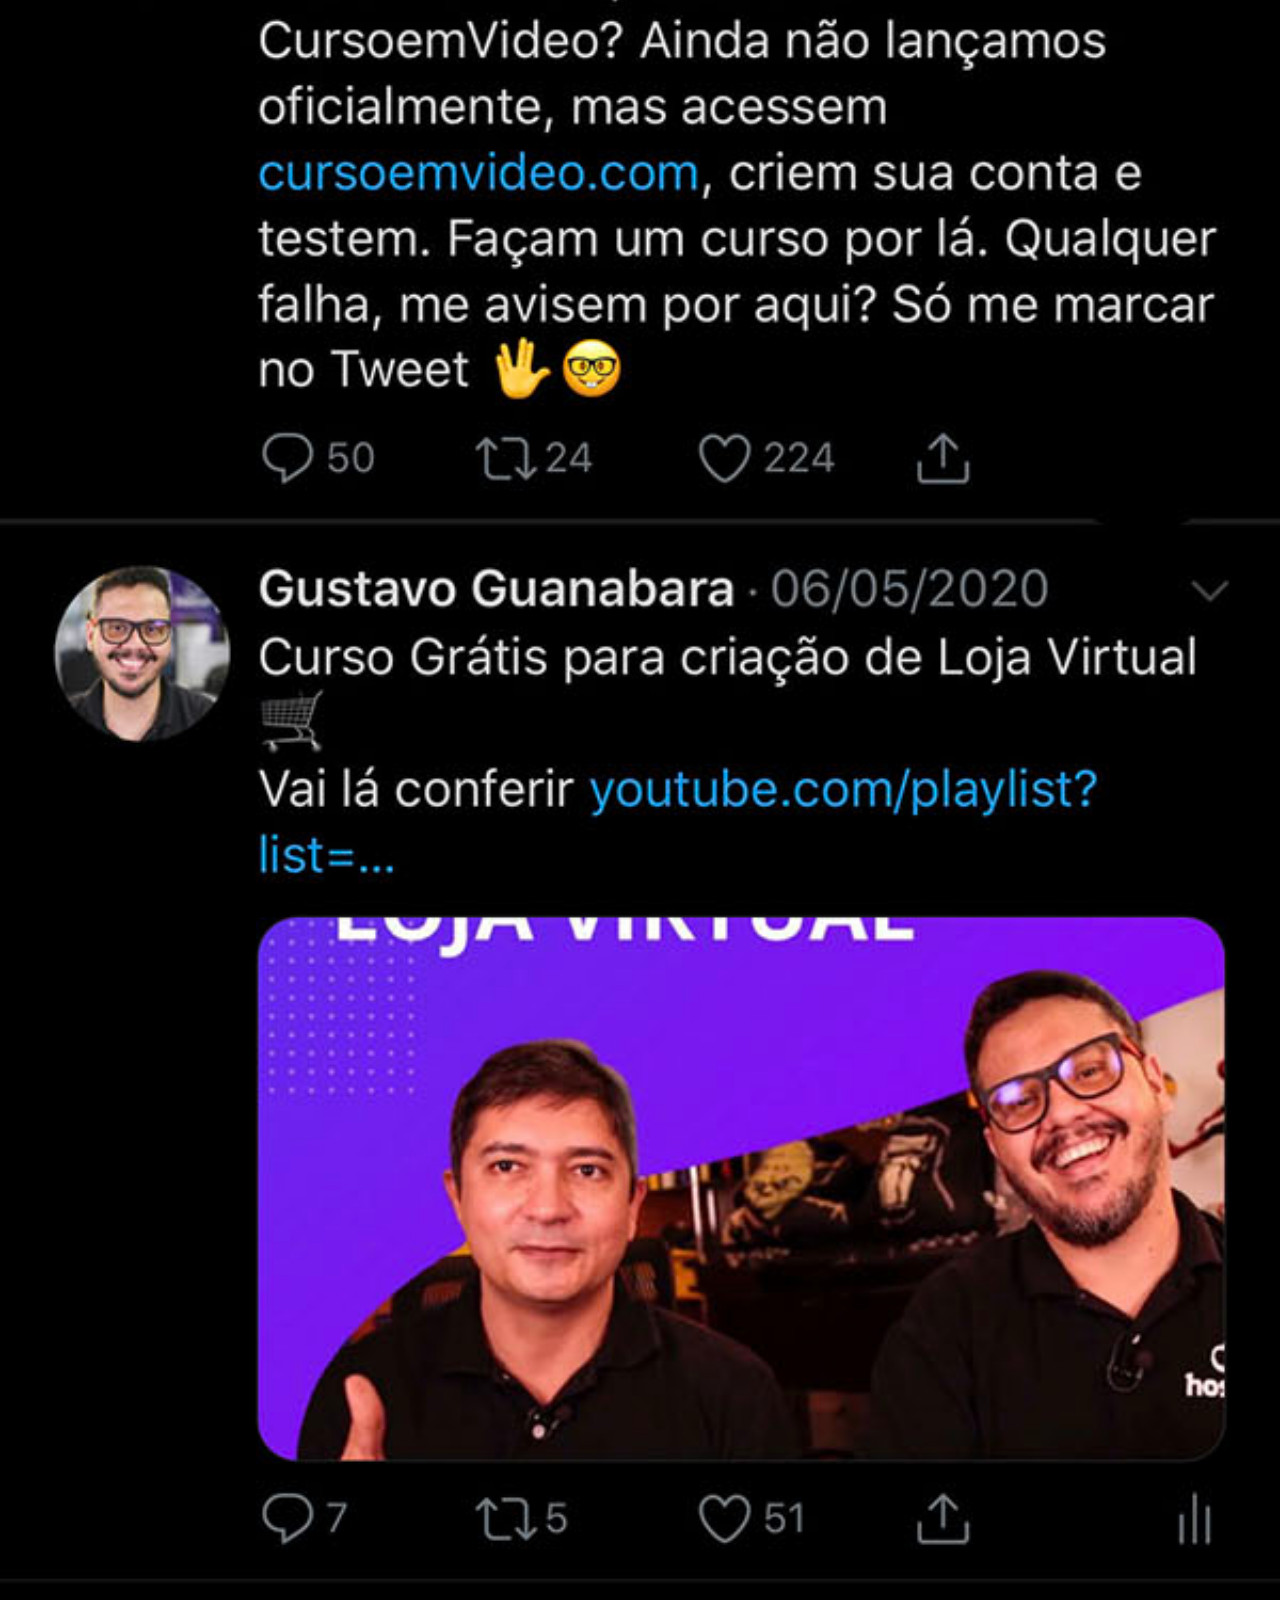
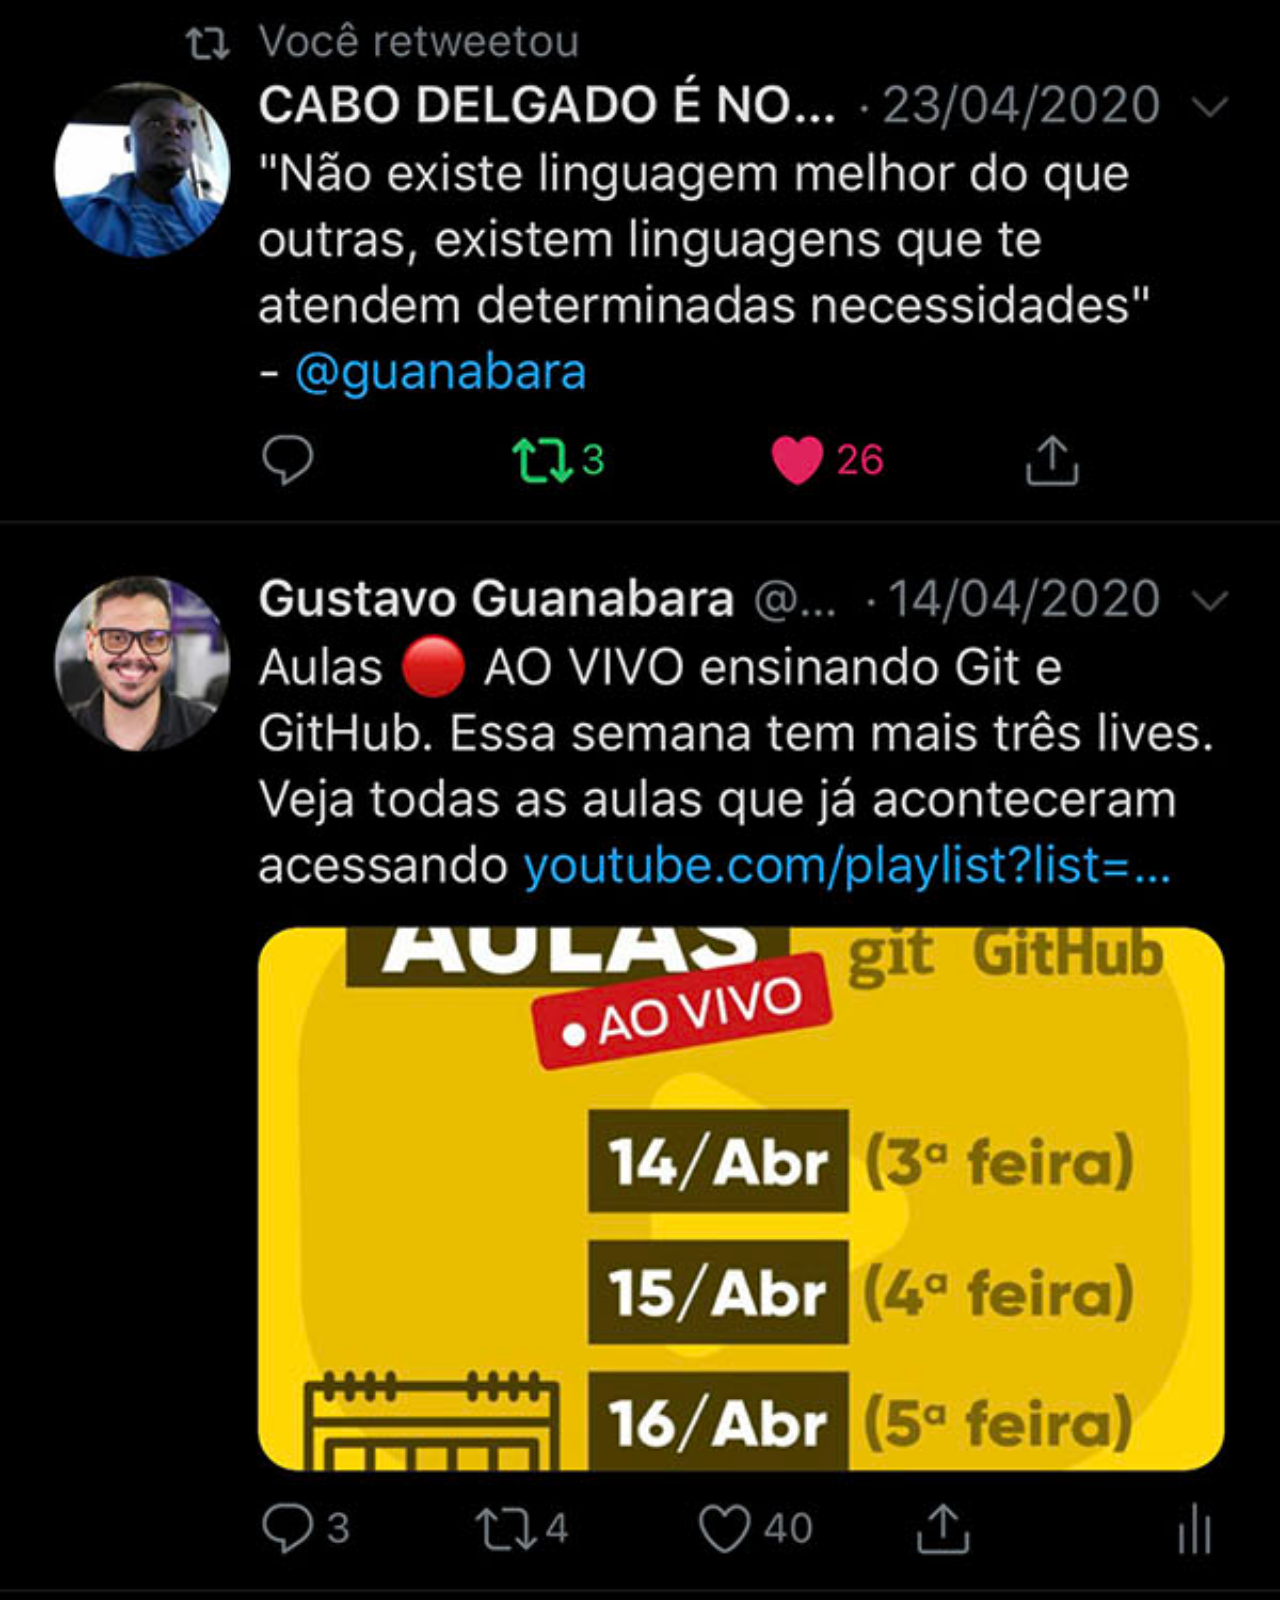
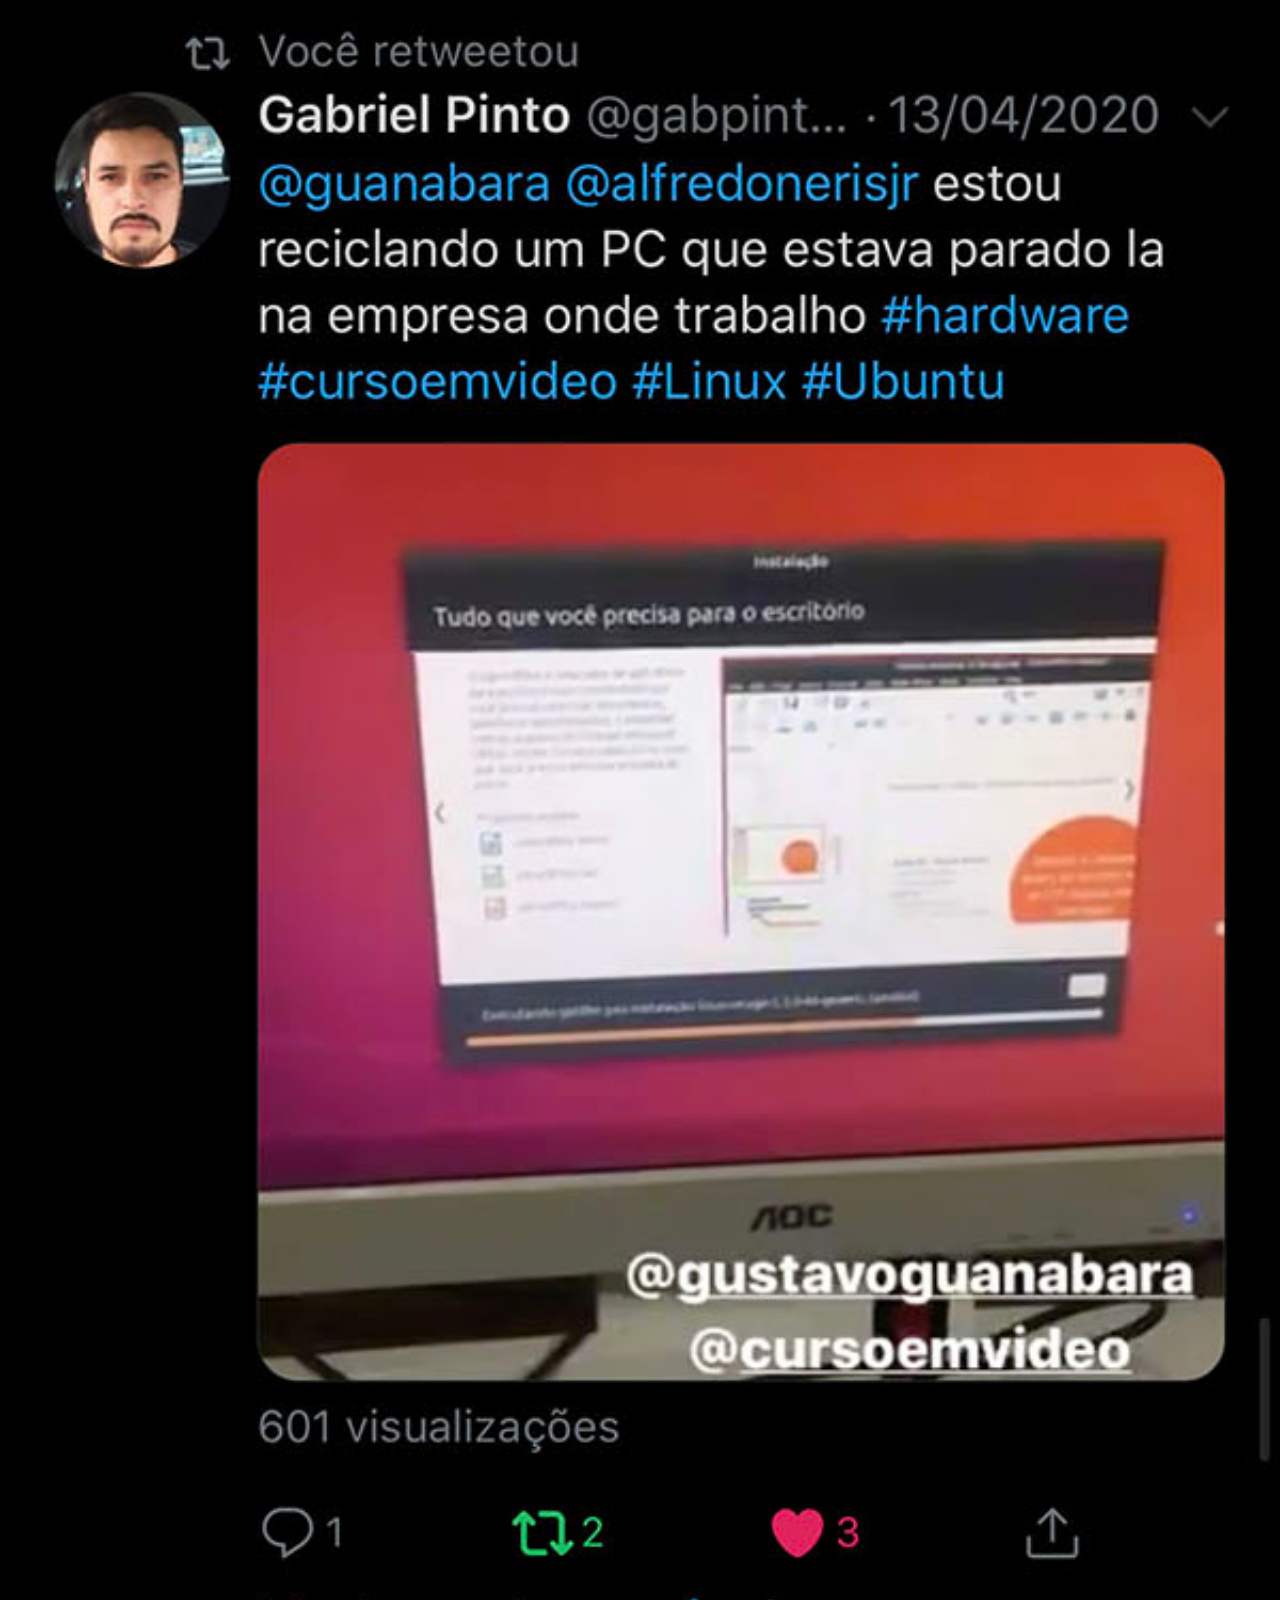
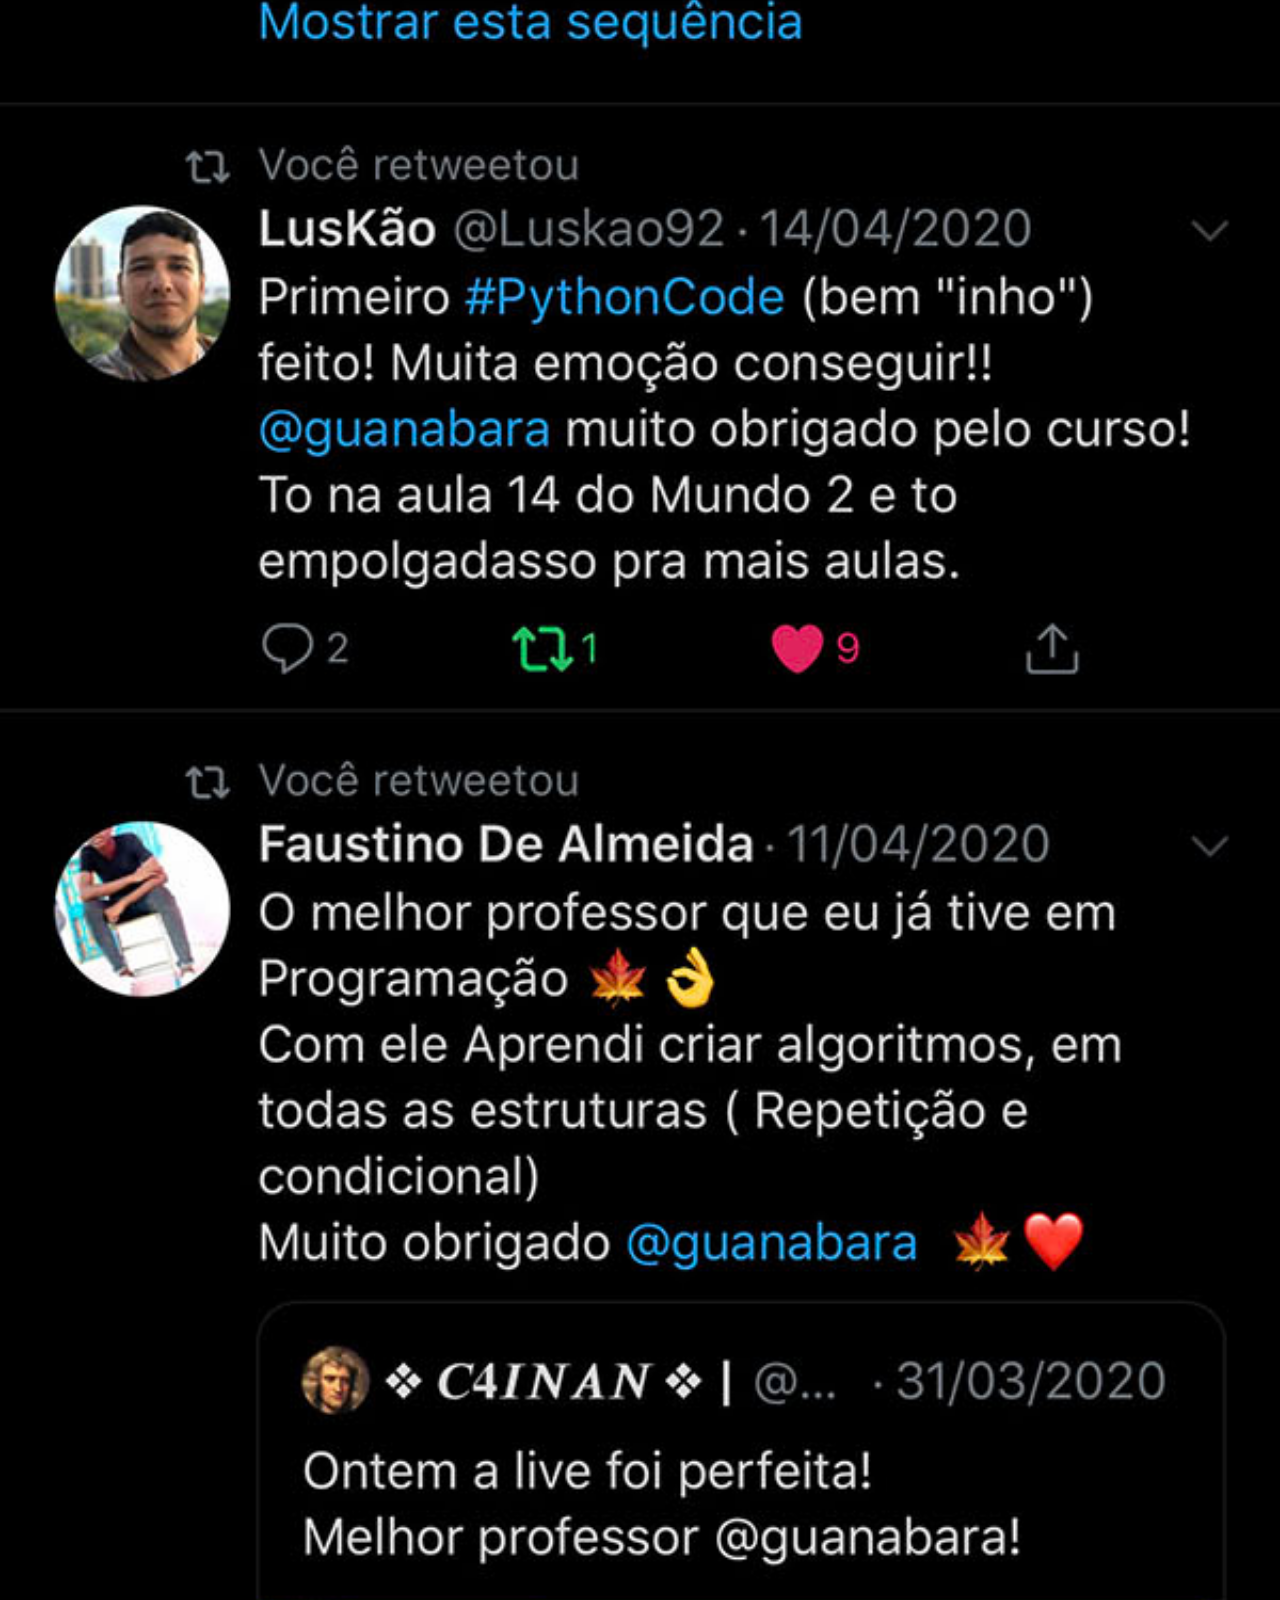
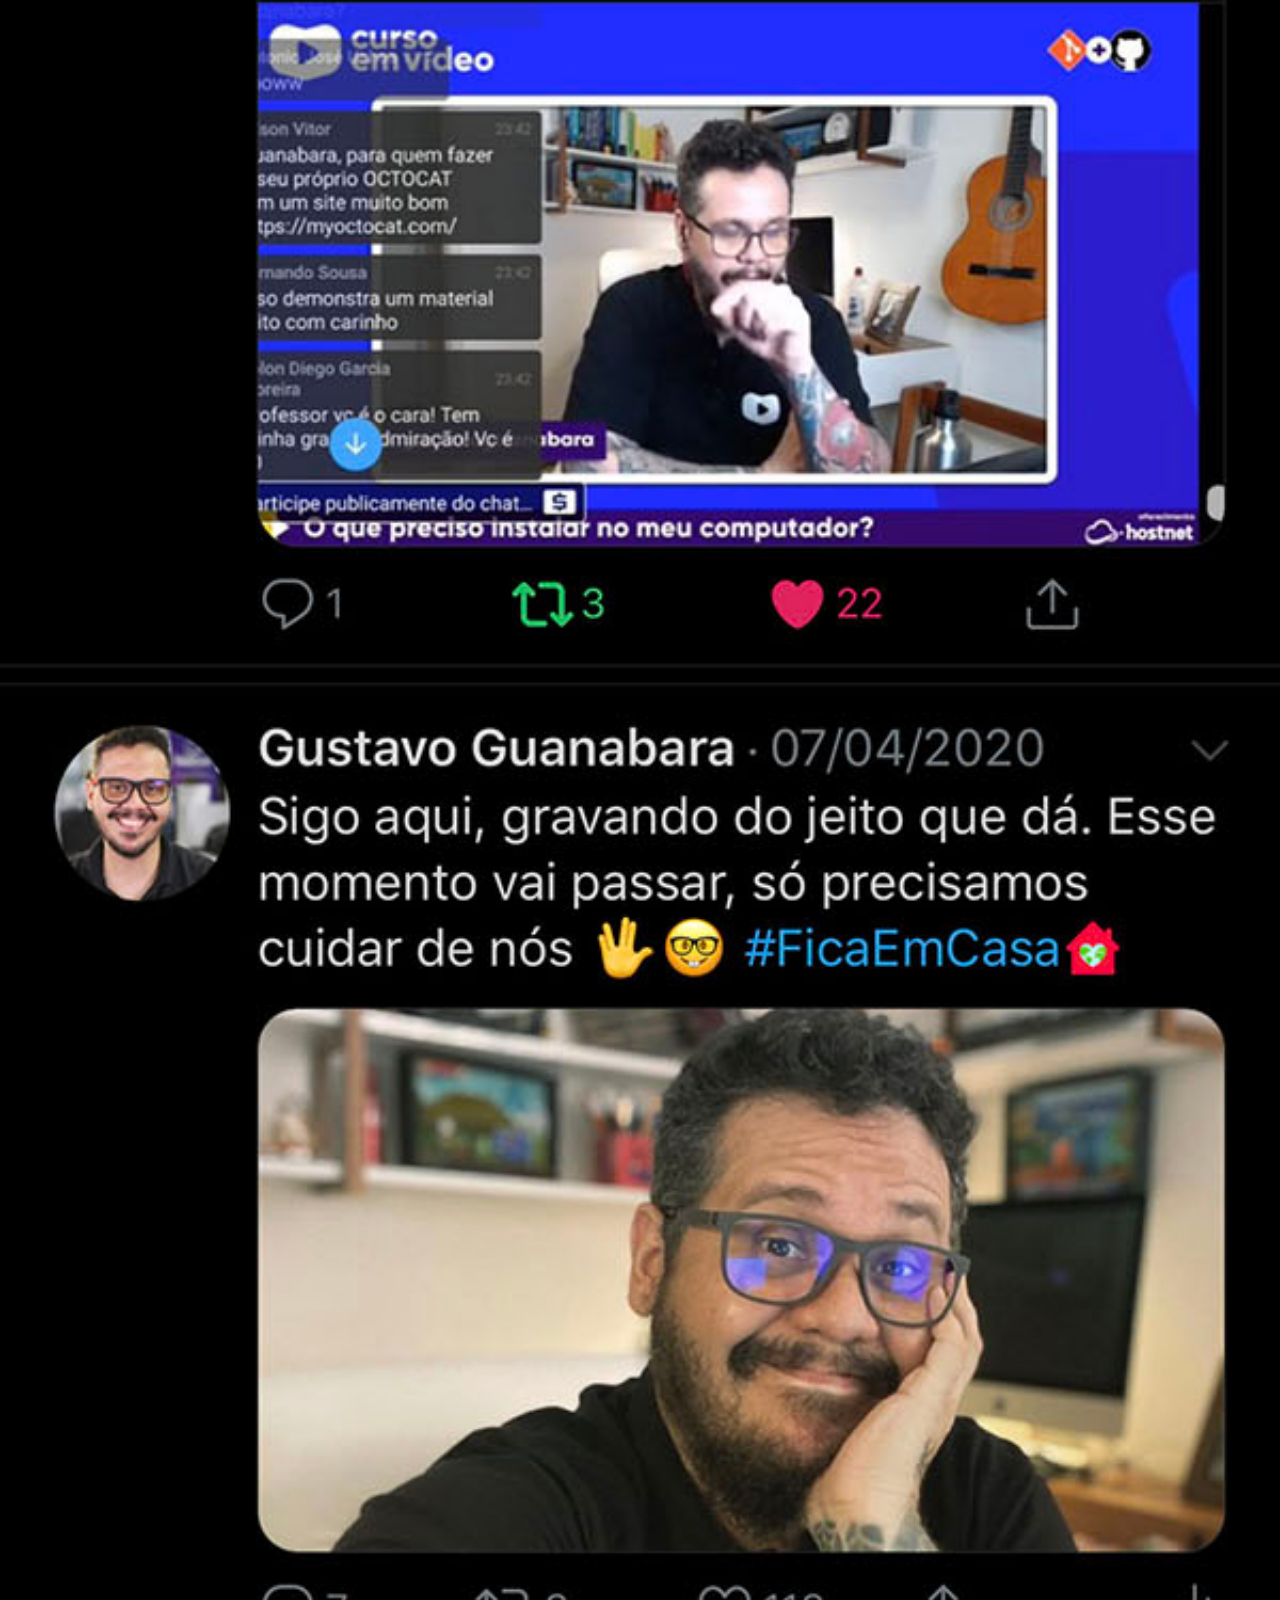
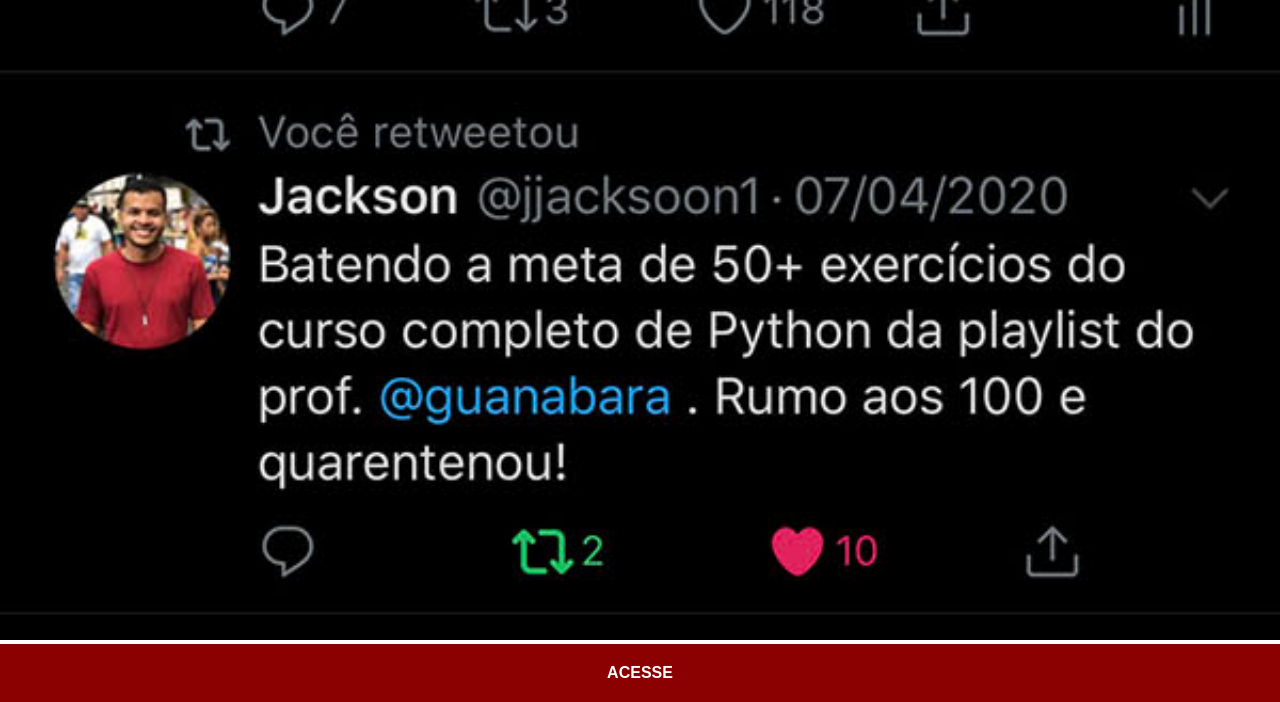
<file: twitter.html>
<!DOCTYPE html>
<html lang="pt-br">
<head>
    <meta charset="UTF-8">
    <meta name="viewport" content="width=device-width, initial-scale=1.0">
    <title>Twitter</title>
    <link rel="stylesheet" href="estilo/social.css">
</head>
<body>
    <img src="pacote-d013/imagens/tela-twitter.jpg" alt="Twitter">
    <a href="https://x.com/guanabara">ACESSE</a>
</body>
</html>
</file>
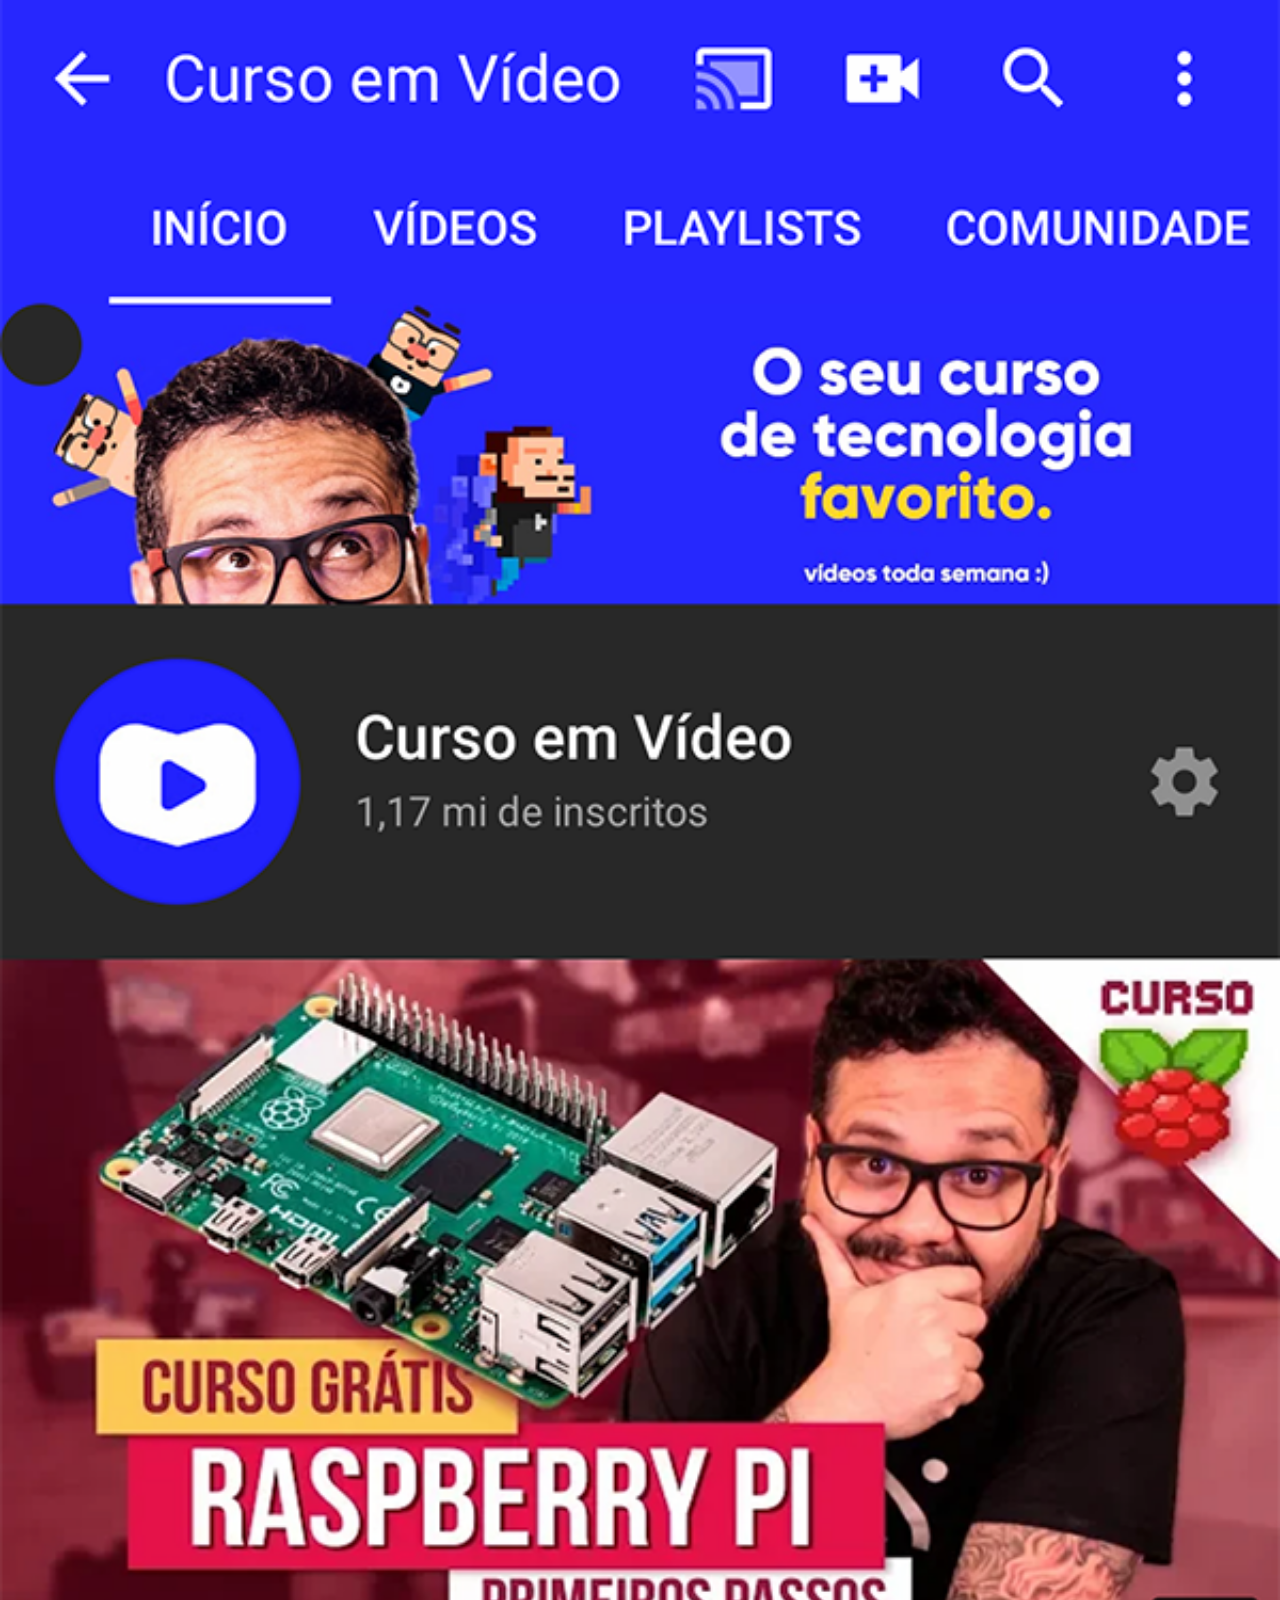
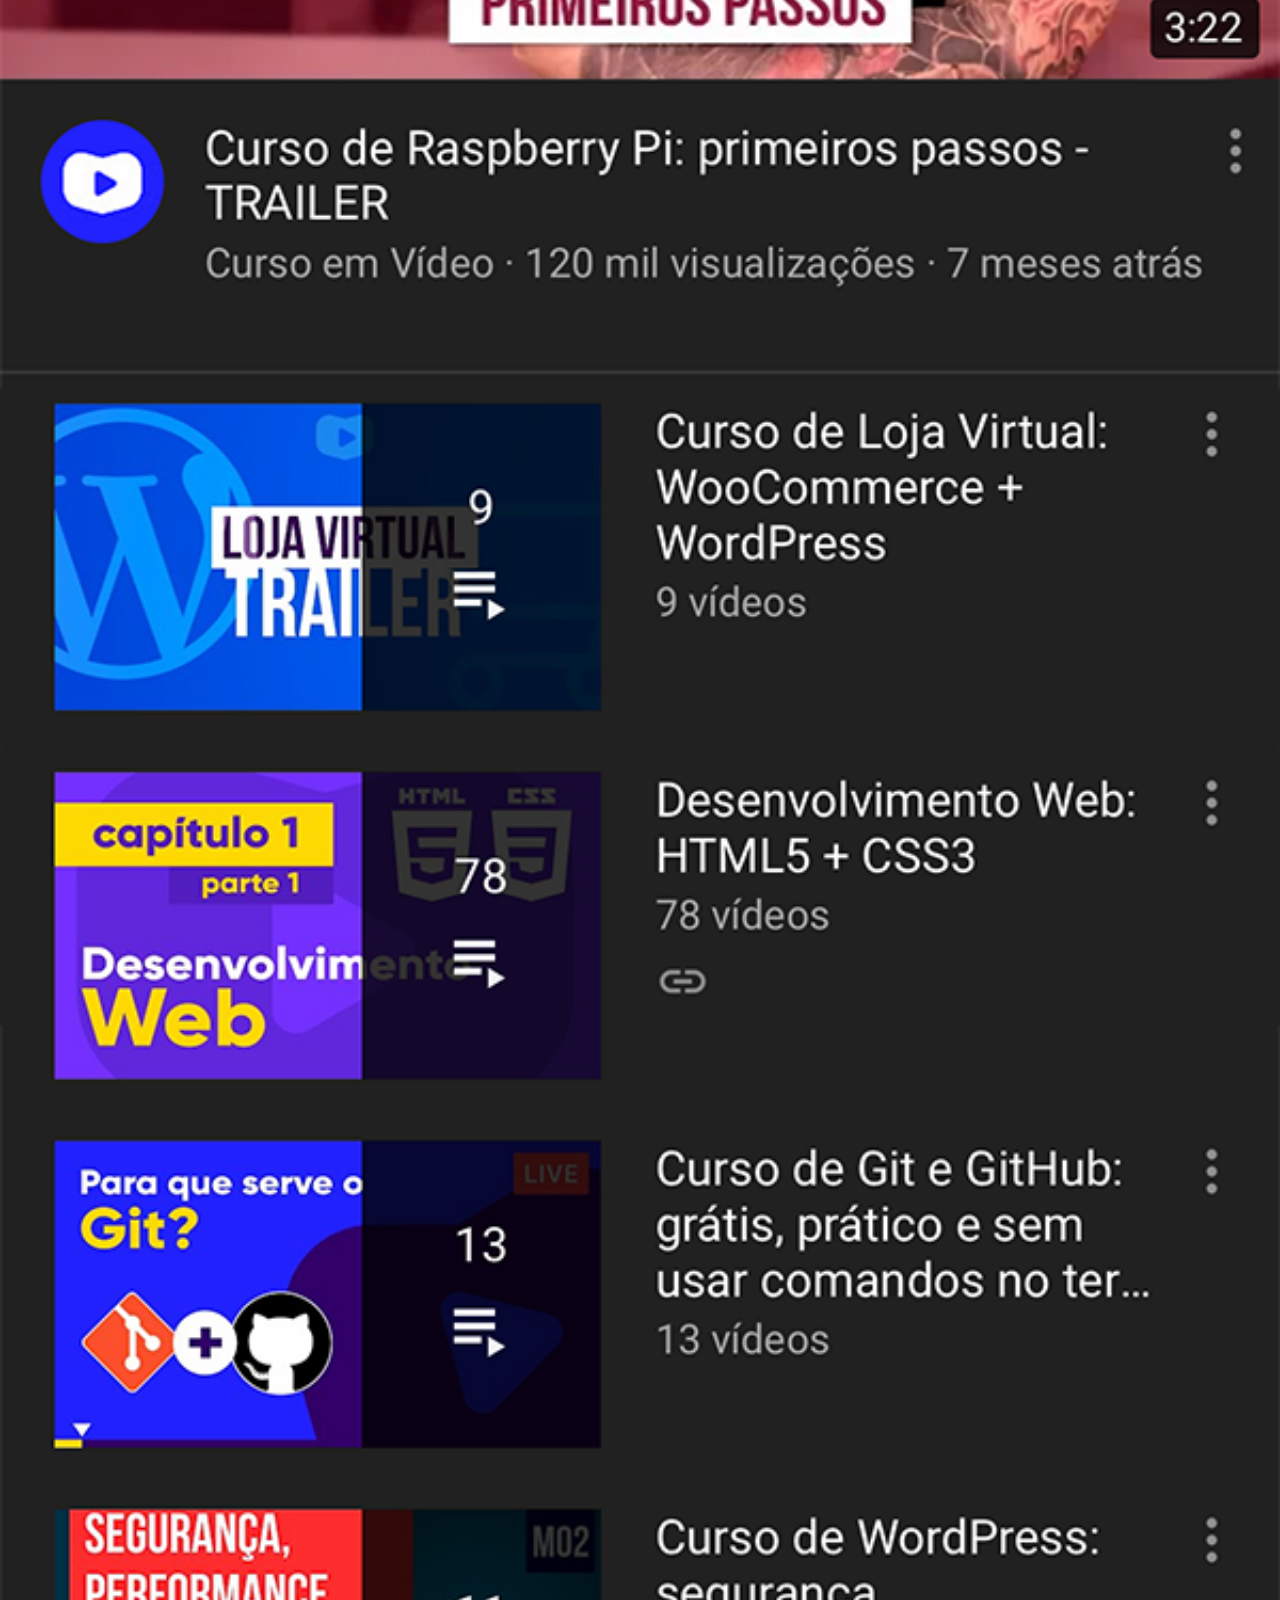
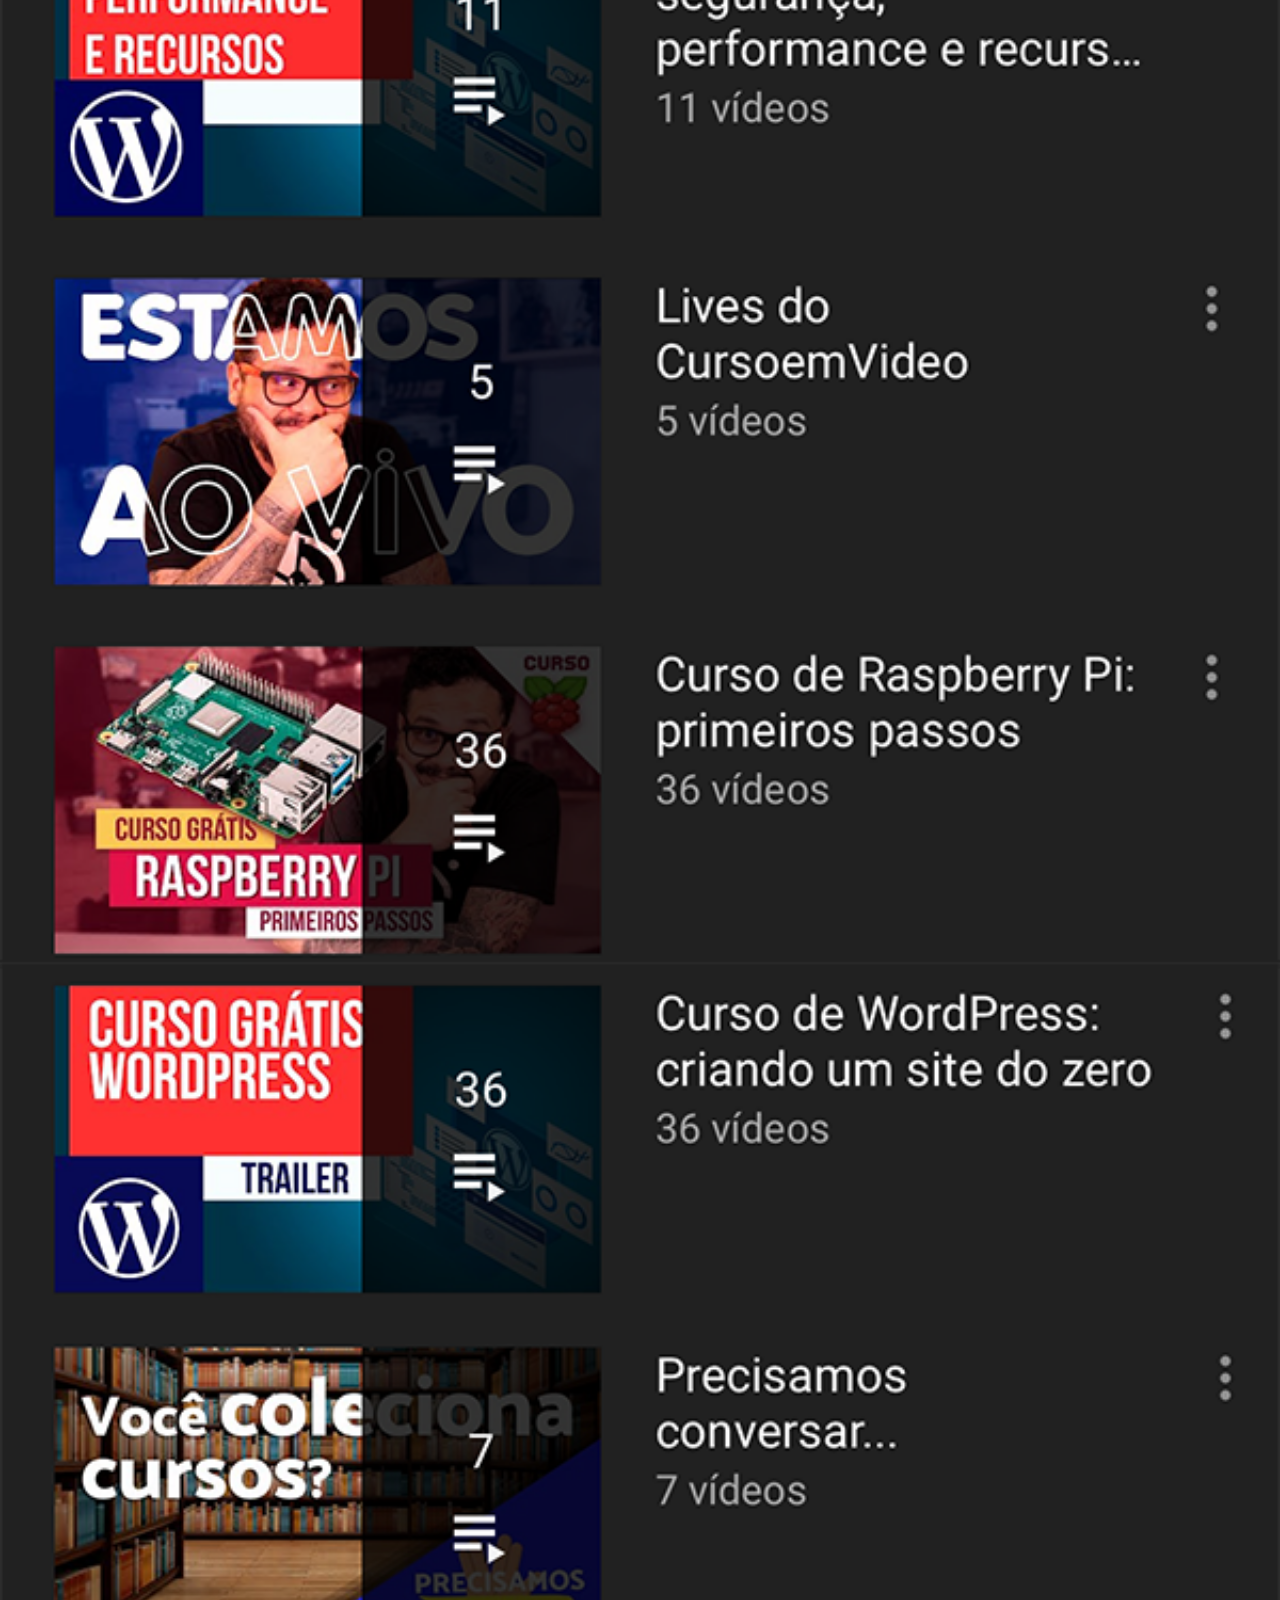
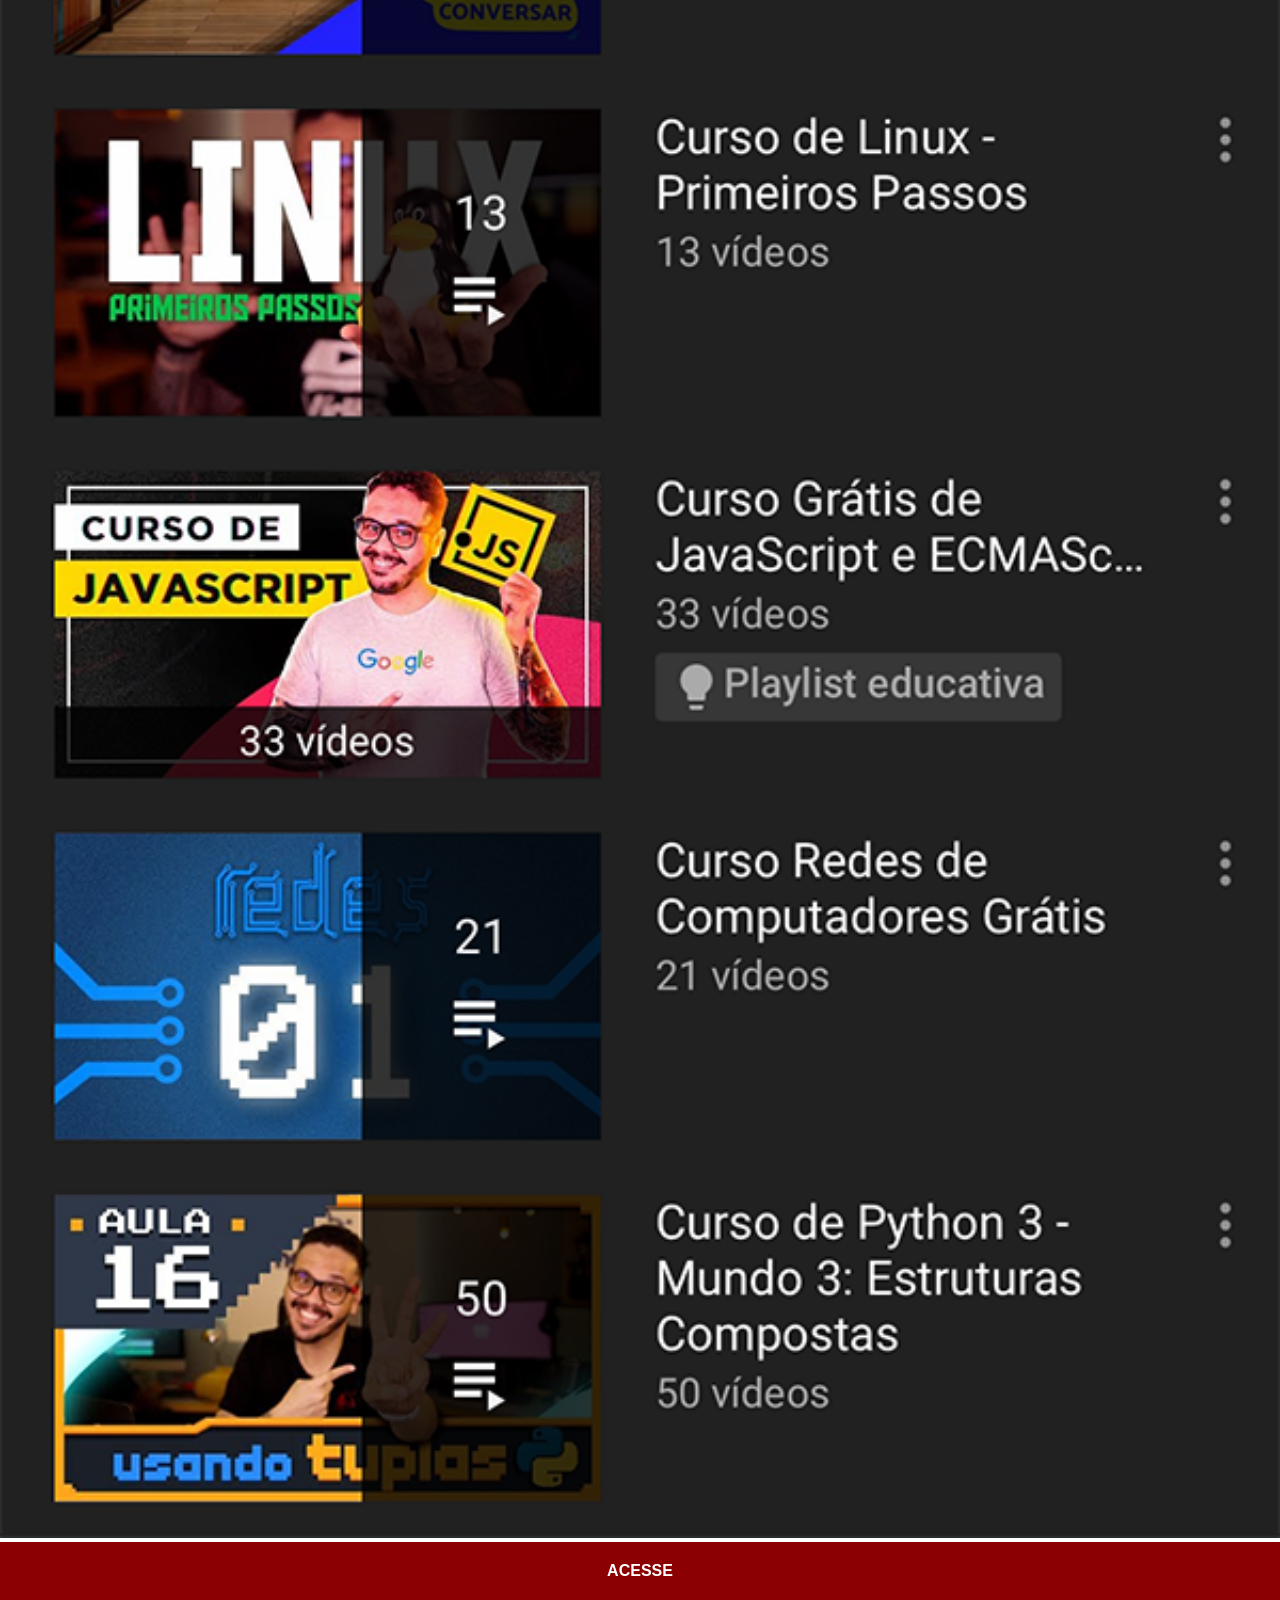
<file: youtube.html>
<!DOCTYPE html>
<html lang="pt-br">
<head>
    <meta charset="UTF-8">
    <meta name="viewport" content="width=device-width, initial-scale=1.0">
    <title>youtube</title>
    <link rel="stylesheet" href="estilo/social.css">
</head>
<body>
    <img src="pacote-d013/imagens/tela-youtube.png" alt="youtube">
    <a href="https://www.youtube.com/@cursoemvideo" target="blank"> ACESSE</a>
</body>
</html>
</file>
<file: pacote-d013/estilos/style.css>
@charset "UTF-8";

* {
    margin: 0px;
    padding: 0px;
    font-family: Arial, Helvetica, sans-serif;
}

html, body {
    height: 100vh;
    width: 100vw;
    background-color: black;
}

body {
    background: url('../imagens/fundo-madeira.jpg') no-repeat top center;
    background-size: cover;
    background-attachment: fixed;
}

main {
    height: 100vh;
    position: relative;
}

section#telefone {
    top: 50%;
    left: 50%;
    transform: translate(-50%, -50%);
    position: absolute;
    height: 627px;
    width: 311px;
    background: url('../imagens/frame-iphone.png');
    background-repeat: no-repeat;

}

section#redes-sociais {
    text-align: right;
}

section#redes-sociais img {
    width: 50px;
    margin: 10px;
    border-radius: 50%;
    box-shadow: 2px 2px 5px rgba(0, 0, 0, 0.412);
    box-sizing: border-box;
}

section#redes-sociais img:hover {
    border: 2px solid rgba(255, 255, 255, 0.562);
    transform: translate(-3px, -3px);
    box-shadow: 5px 5px 10px rgba(0, 0, 0, 0.436);
    transition: transform .5s, border .7s;
}


iframe#tela {
    position: relative;
    top: 80px;
    left:22px;
    width: 268px;
    height: 472px;
}
</file>
<file: estilo/social.css>
@charset "UTF-8";
* {
    margin: 0px;
    padding: 0px;
    font-family: Arial, Helvetica, sans-serif;
}

::-webkit-scrollbar {
    width: 0;
    height: 0;
}

img {
    width: 100vw;
}

a {
    display: block;
    background-color: darkred;
    padding: 20px;
    text-align: center;
    color: white;
    text-decoration: none;
    font-weight: bold;
}
</file>
